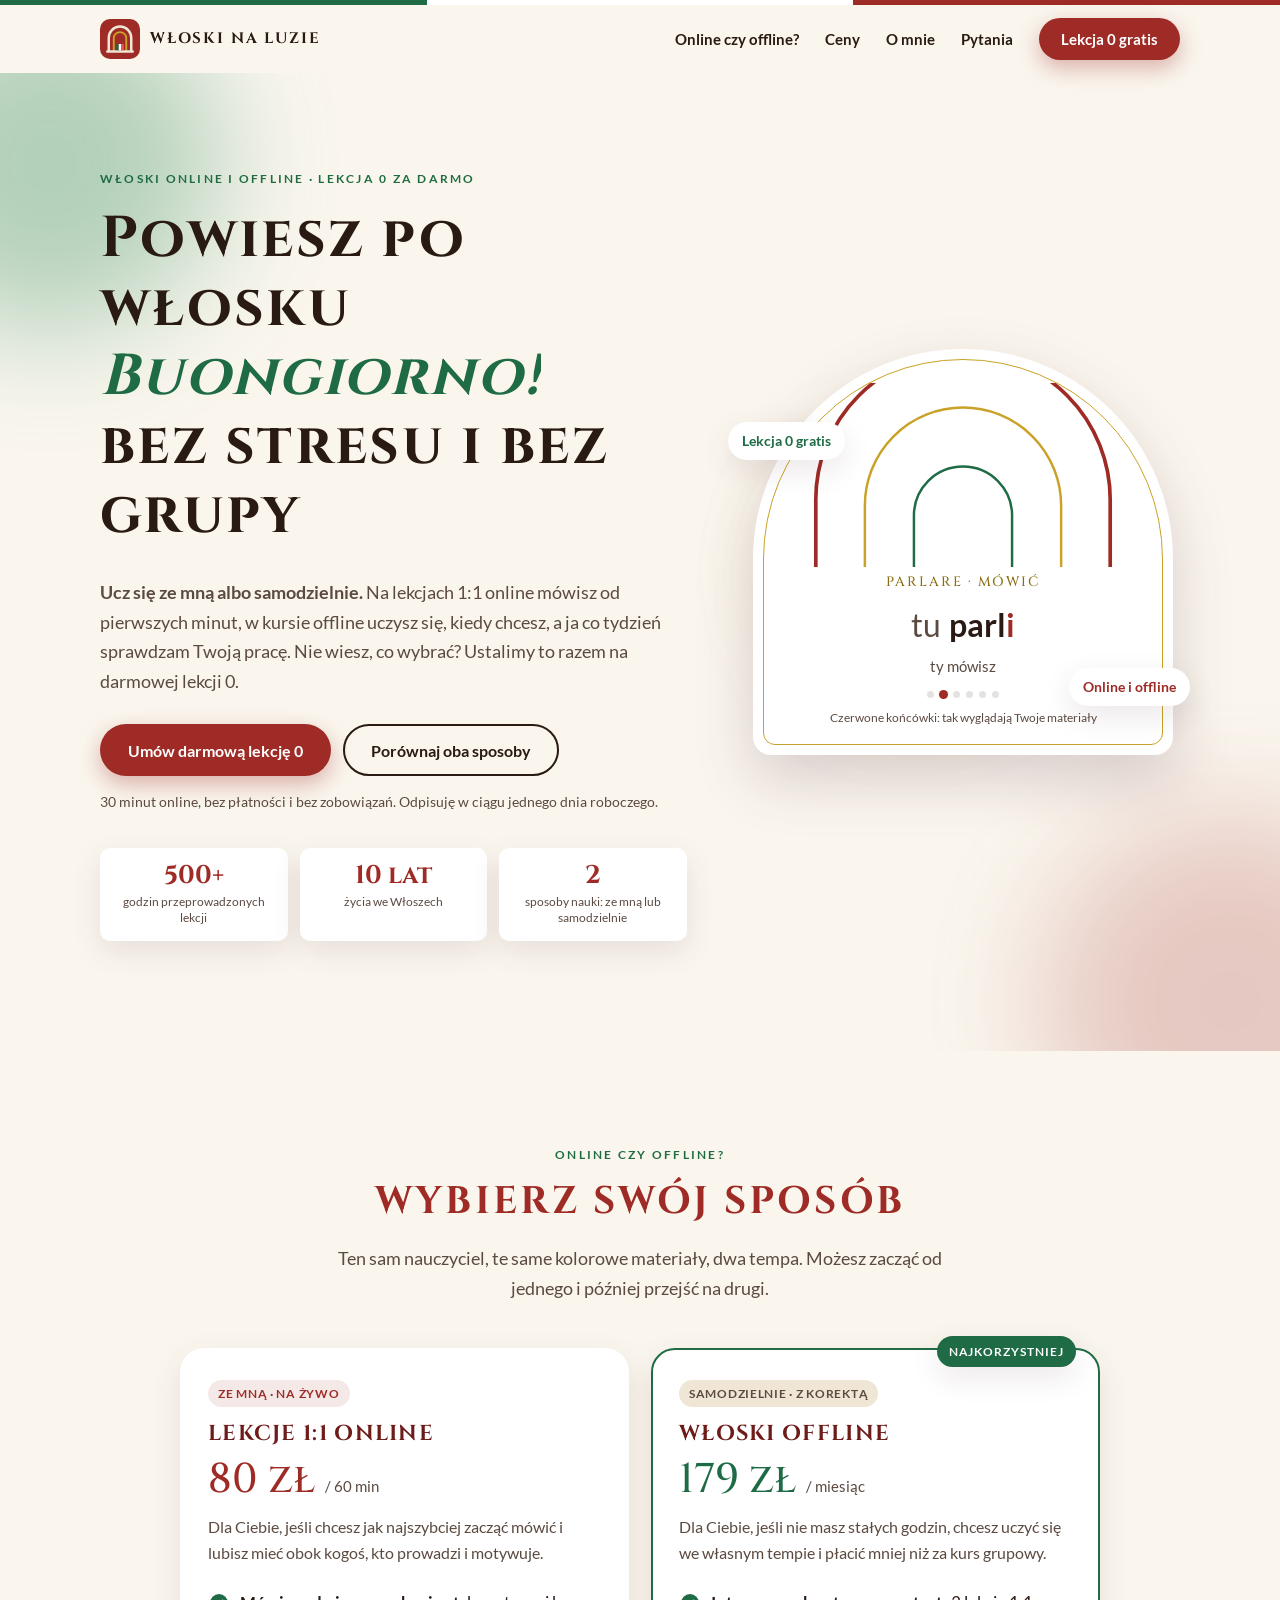
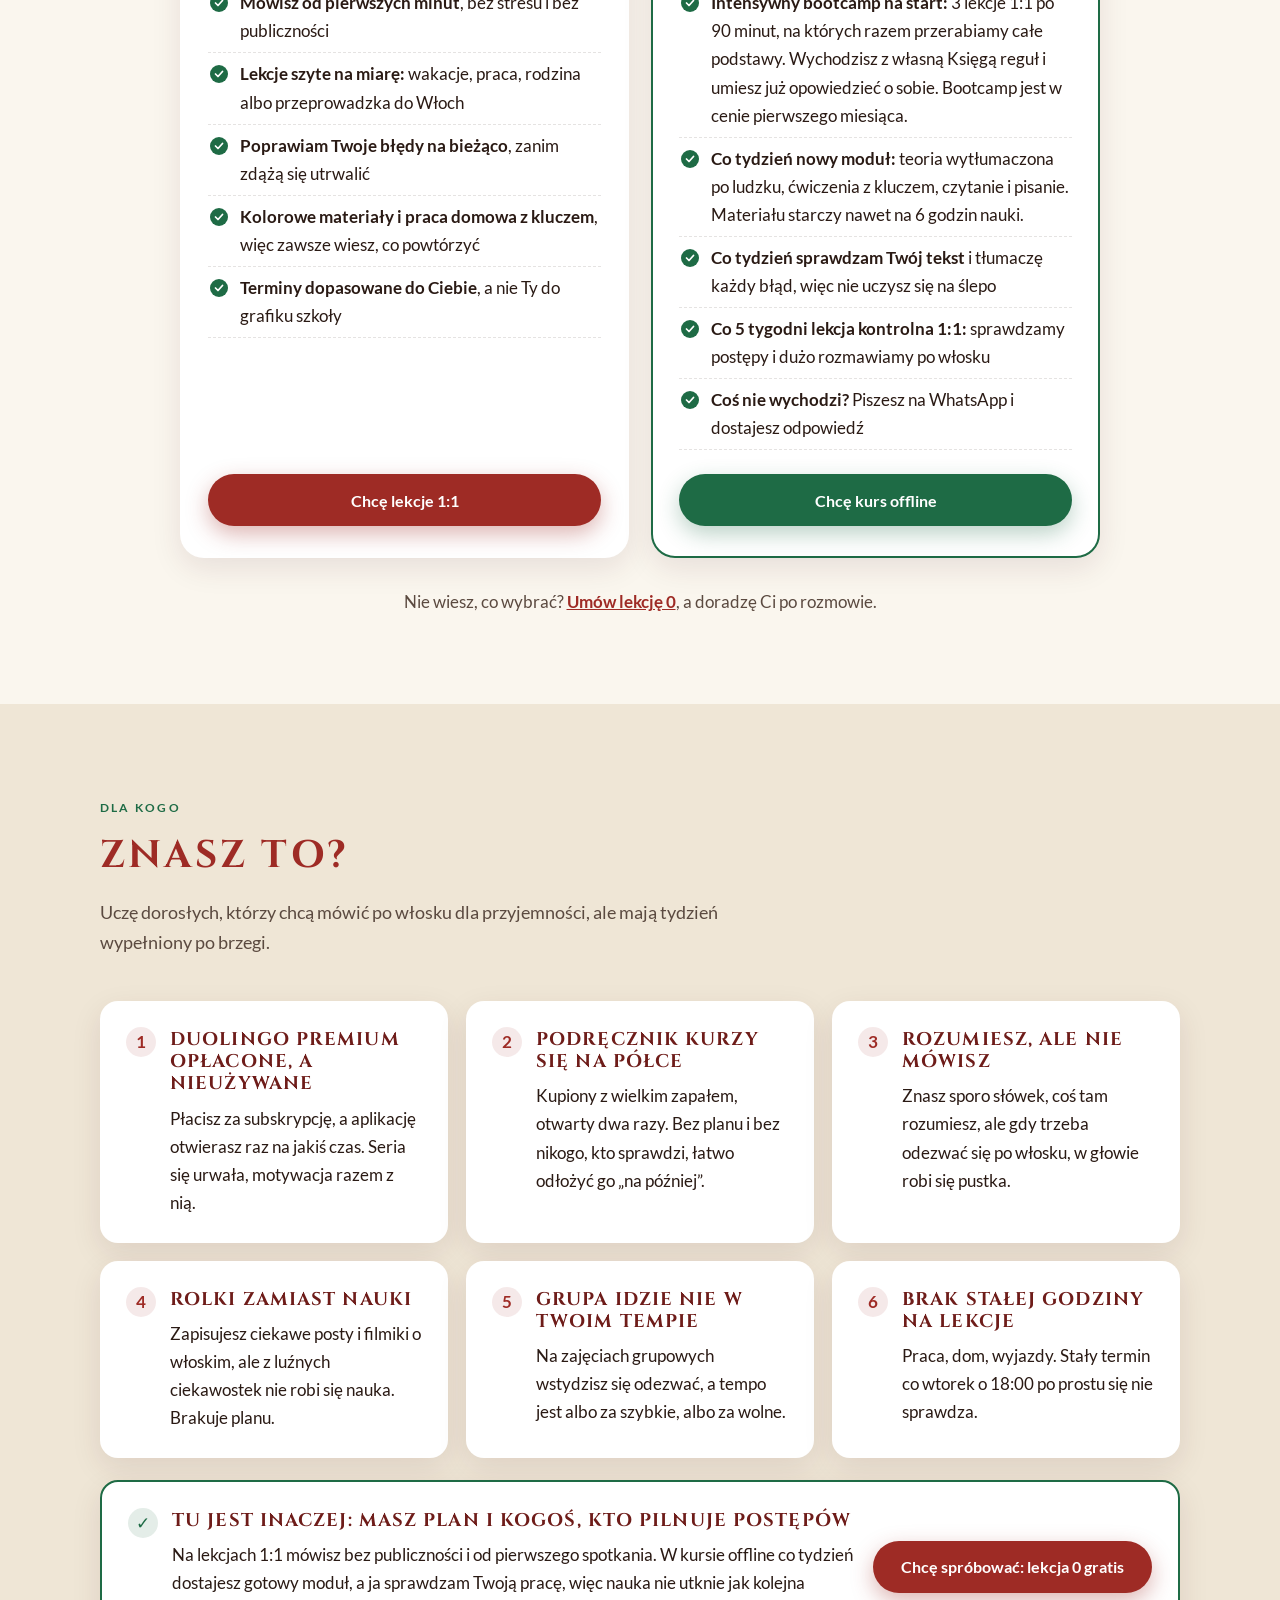
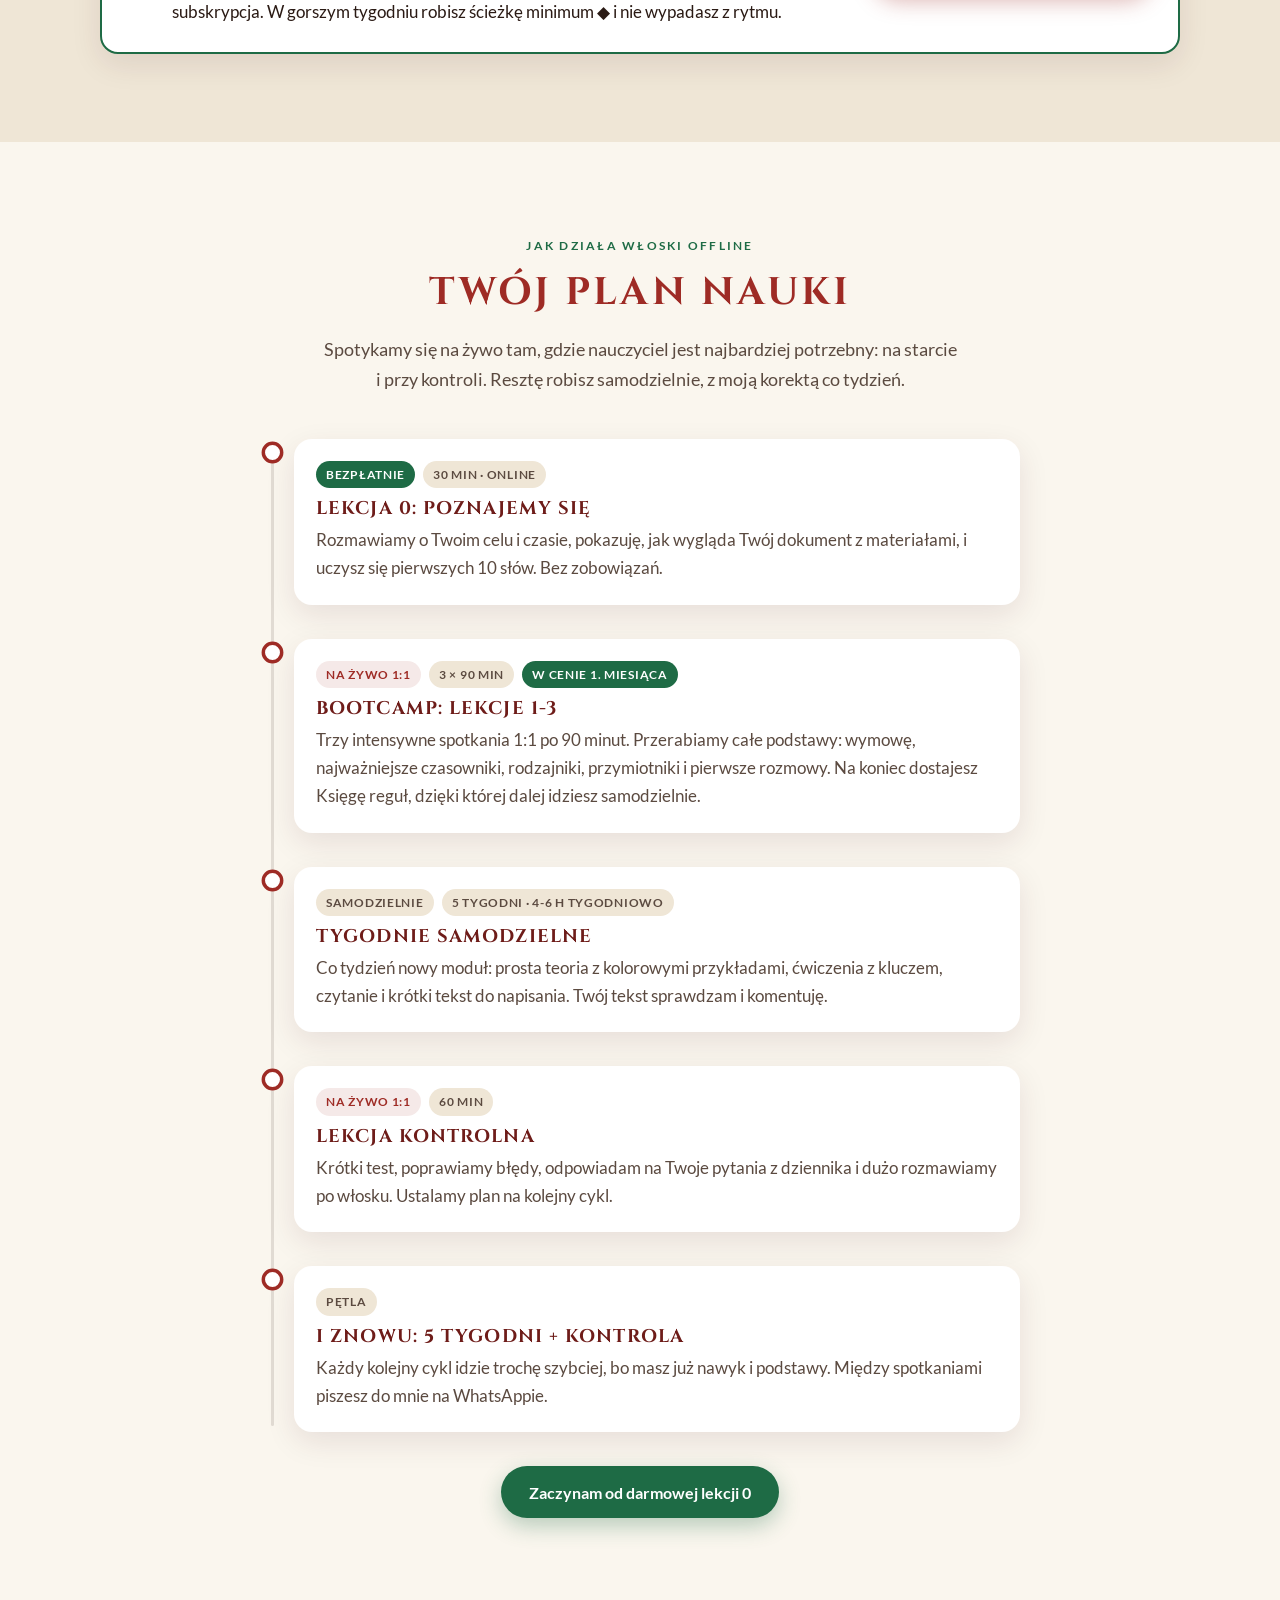
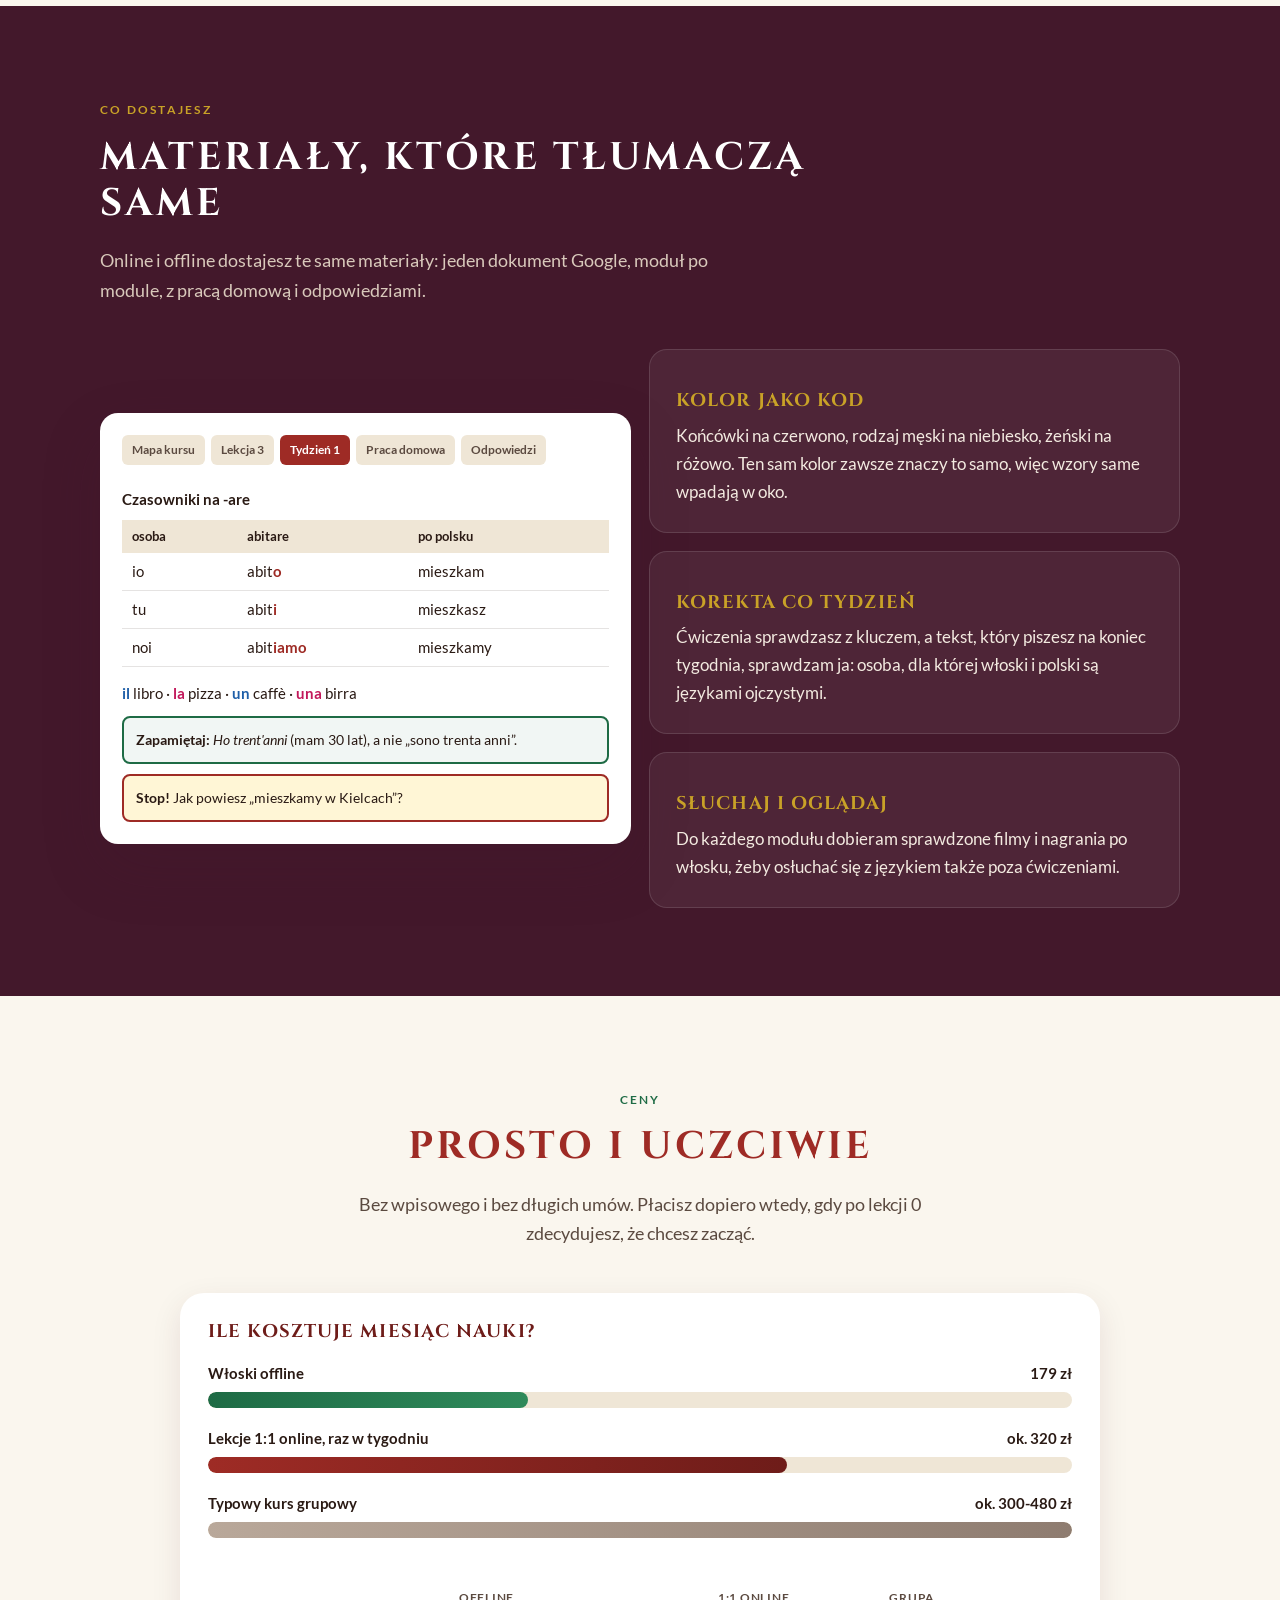
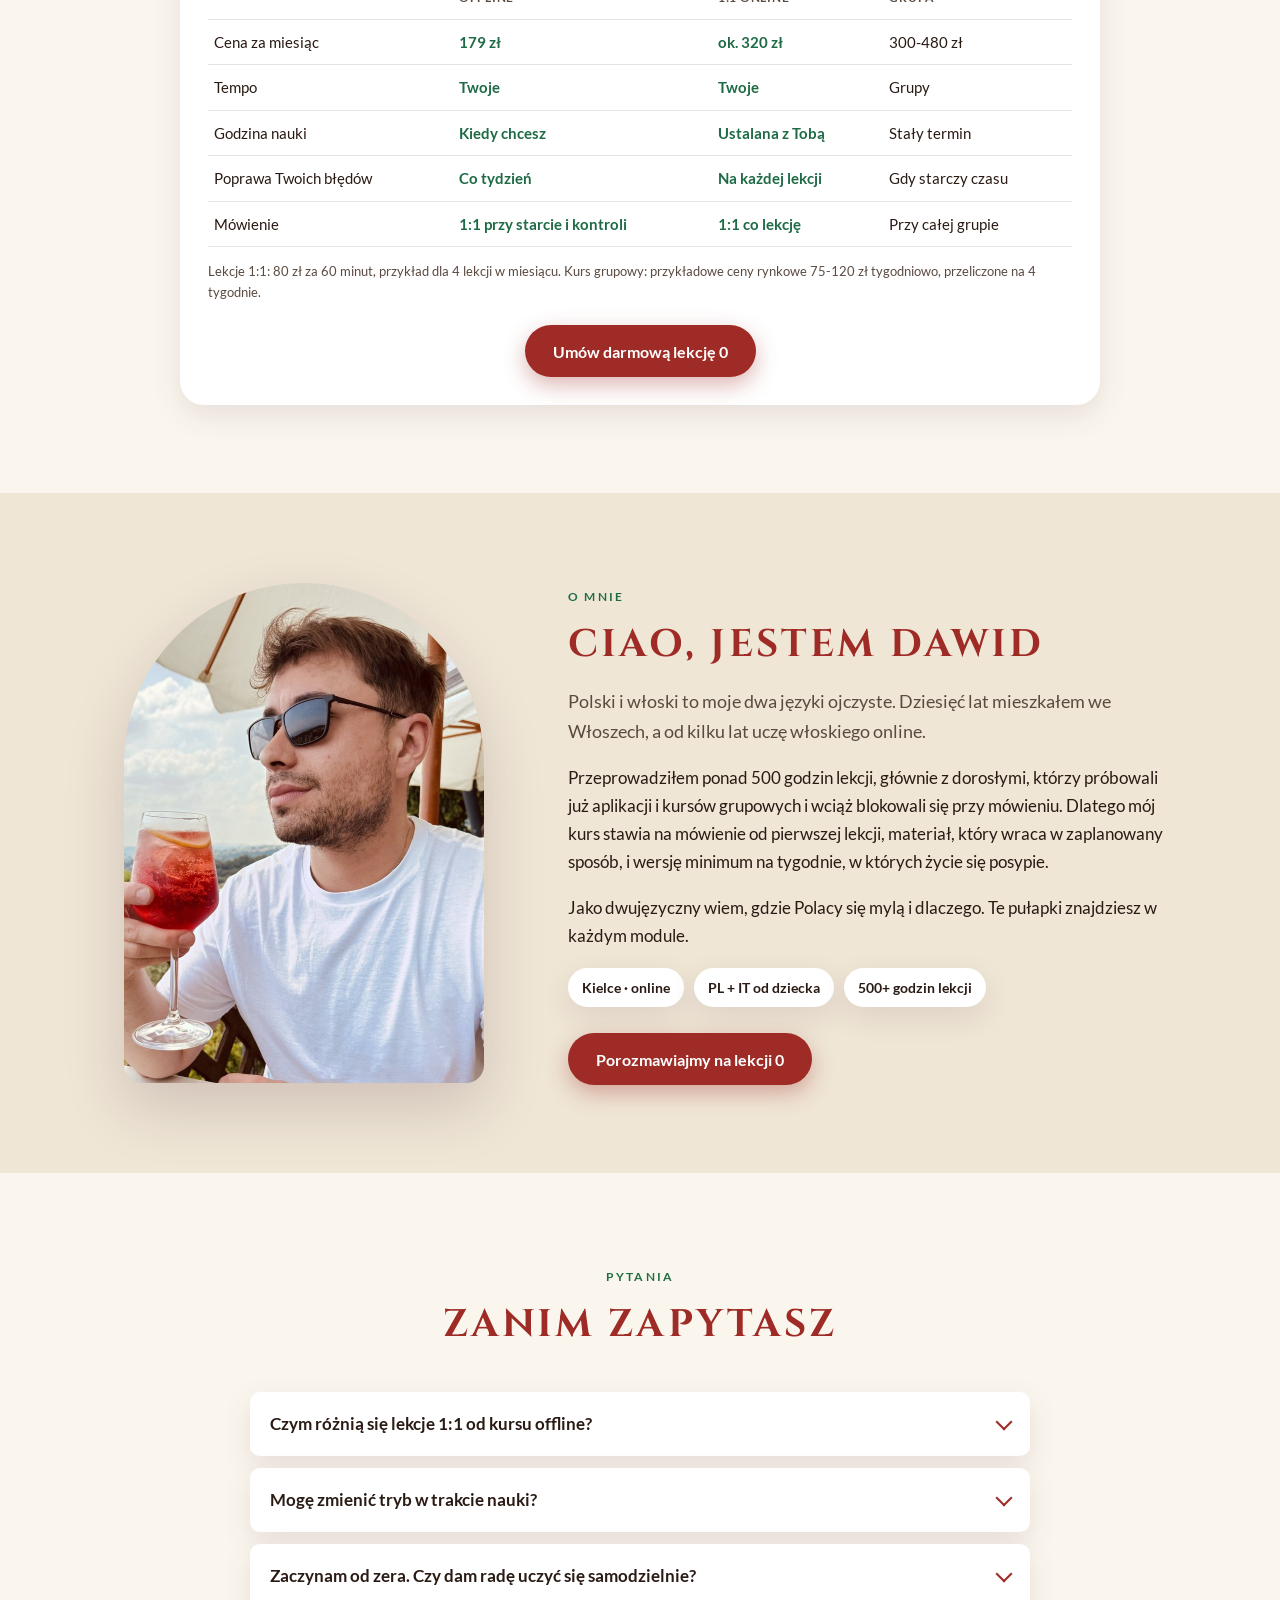
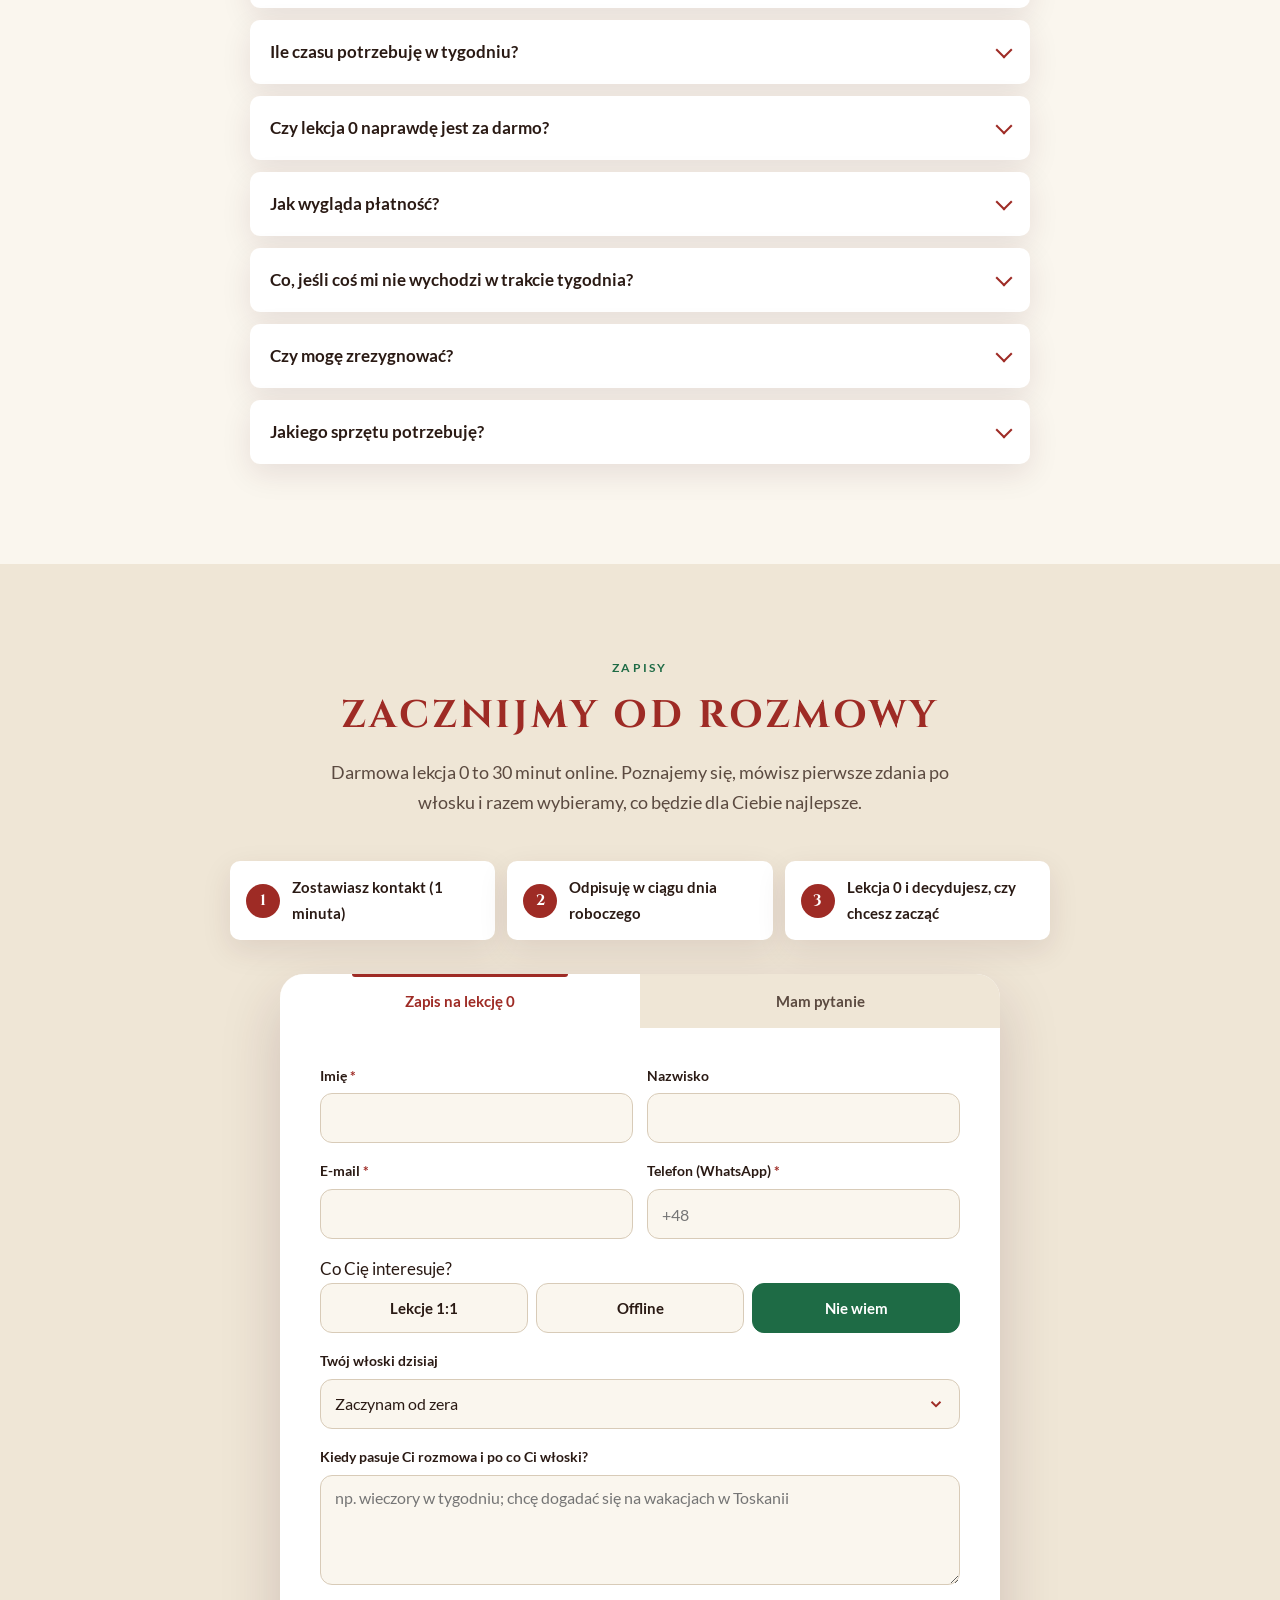
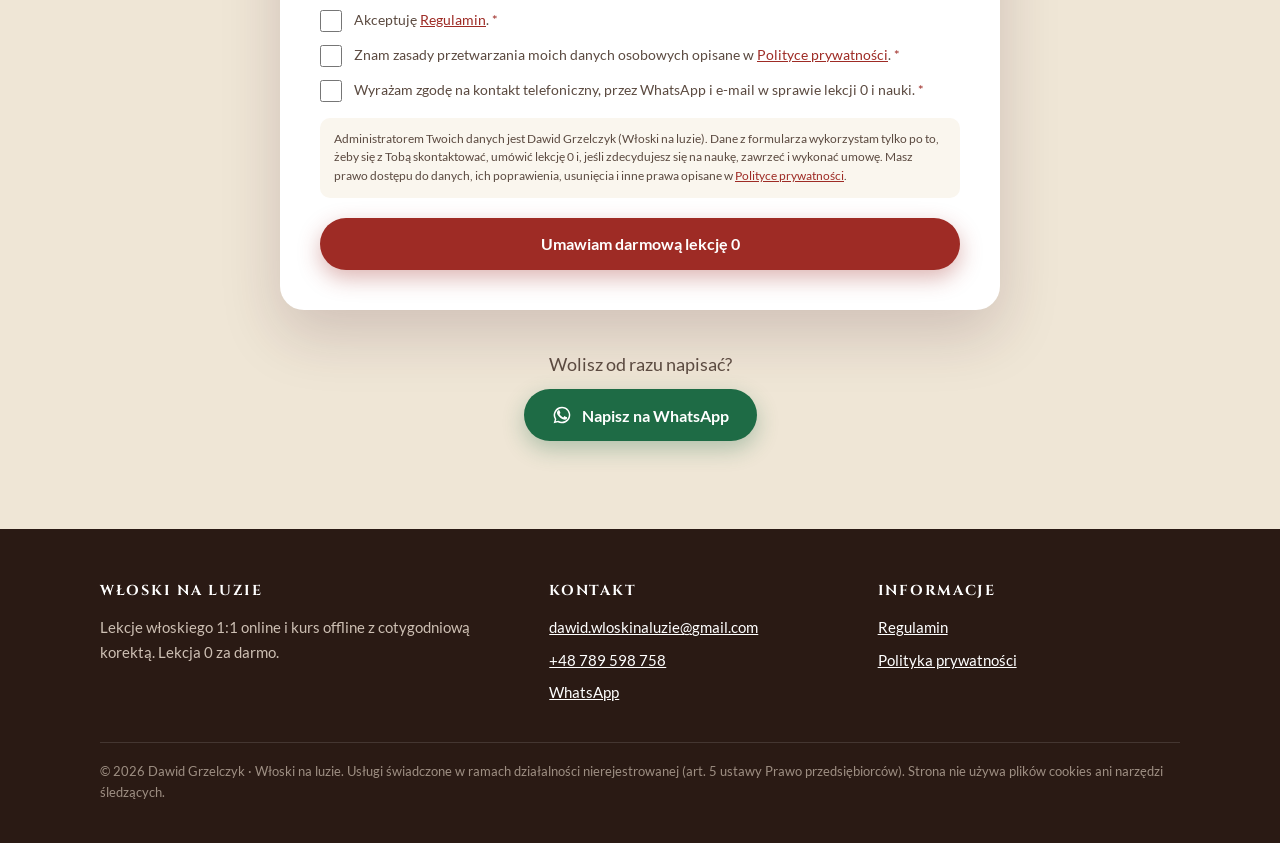
<file: index.html>
<!doctype html>
<html lang="pl" class="no-js">
<head>
  <meta charset="utf-8">
  <meta name="viewport" content="width=device-width, initial-scale=1, viewport-fit=cover">
  <title>Lekcje włoskiego online 1:1 i kurs offline · Włoski na luzie</title>
  <meta name="description" content="Ucz się włoskiego ze mną na lekcjach 1:1 online (80 zł / 60 min) albo samodzielnie w kursie offline z cotygodniową korektą (179 zł / mies.). Pierwsza lekcja, 30 minut, za darmo.">
  <meta name="theme-color" content="#9E2B25">
  <meta property="og:type" content="website">
  <meta property="og:title" content="Włoski na luzie · włoski online i offline">
  <meta property="og:description" content="Ucz się włoskiego ze mną albo samodzielnie. Lekcja 0 za darmo.">
  <meta property="og:image" content="https://wloskinaluzie.pl/assets/img/og-image.png">
  <meta property="og:url" content="https://wloskinaluzie.pl/">
  <link rel="canonical" href="https://wloskinaluzie.pl/">
  <meta property="og:locale" content="pl_PL">
  <link rel="icon" href="favicon.svg" type="image/svg+xml">
  <link rel="preload" href="assets/fonts/cinzel-latin.woff2" as="font" type="font/woff2" crossorigin>
  <link rel="stylesheet" href="assets/css/fonts.css">
  <link rel="stylesheet" href="assets/css/style.css">
  <script>document.documentElement.classList.remove('no-js');</script>
</head>
<body>
<a class="skip" href="#main">Przejdź do treści</a>
<div class="tricolore" aria-hidden="true"></div>

<header class="nav" id="nav">
  <div class="container nav-inner">
    <a class="brand" href="#top" aria-label="Włoski na luzie, strona główna">
      <img src="assets/img/logo.svg" alt="" width="40" height="40">
      <span>Włoski na luzie</span>
    </a>
    <ul class="nav-links">
      <li><a href="#wybierz">Online czy offline?</a></li>
      <li><a href="#cena">Ceny</a></li>
      <li><a href="#o-mnie">O mnie</a></li>
      <li><a href="#faq">Pytania</a></li>
      <li><a class="btn btn-primary" href="#zapisy">Lekcja 0 gratis</a></li>
    </ul>
    <button class="burger" id="burger" aria-label="Otwórz menu" aria-expanded="false" aria-controls="mobile-menu"><span></span></button>
  </div>
</header>
<nav class="mobile-menu" id="mobile-menu" aria-label="Menu">
  <a href="#wybierz">Online czy offline?</a>
  <a href="#jak">Jak działa offline</a>
  <a href="#cena">Ceny</a>
  <a href="#o-mnie">O mnie</a>
  <a href="#faq">Pytania</a>
  <a class="btn btn-primary btn-block" href="#zapisy">Umów darmową lekcję 0</a>
  <a class="btn btn-ghost btn-block" data-wa href="#">Napisz na WhatsApp</a>
</nav>

<main id="main">

<!-- HERO -->
<section class="hero" id="top">
  <div class="blob g" aria-hidden="true"></div>
  <div class="blob r" aria-hidden="true"></div>
  <div class="blob y" aria-hidden="true"></div>
  <div class="container hero-grid">
    <div>
      <span class="eyebrow reveal">Włoski online i offline · lekcja 0 za darmo</span>
      <h1 class="reveal" data-delay="1">
        Powiesz po włosku
        <span class="accent">
          <span class="rotator" id="rotator" aria-live="off">
            <span class="on">Ciao!</span>
            <span>Buongiorno!</span>
            <span>Piacere!</span>
            <span>Un caffè?</span>
            <span>Andiamo!</span>
          </span>
        </span>
        bez stresu i bez grupy
      </h1>
      <p class="lead reveal" data-delay="2"><strong>Ucz się ze mną albo samodzielnie.</strong> Na lekcjach 1:1 online mówisz od pierwszych minut, w kursie offline uczysz się, kiedy chcesz, a ja co tydzień sprawdzam Twoją pracę. Nie wiesz, co wybrać? Ustalimy to razem na darmowej lekcji 0.</p>
      <div class="hero-cta reveal" data-delay="3">
        <a class="btn btn-primary" href="#zapisy">Umów darmową lekcję 0</a>
        <a class="btn btn-ghost" href="#wybierz">Porównaj oba sposoby</a>
      </div>
      <p class="hero-note reveal" data-delay="3">30 minut online, bez płatności i bez zobowiązań. Odpisuję w ciągu jednego dnia roboczego.</p>
      <div class="stats reveal" data-delay="4">
        <div class="stat"><b><span data-count="500">0</span>+</b><small>godzin przeprowadzonych lekcji</small></div>
        <div class="stat"><b><span data-count="10">0</span> lat</b><small>życia we Włoszech</small></div>
        <div class="stat"><b><span data-count="2">0</span></b><small>sposoby nauki: ze mną lub samodzielnie</small></div>
      </div>
    </div>

    <div class="hero-art reveal" data-delay="2">
      <div class="arch-card">
        <svg class="arch-svg" viewBox="0 0 300 150" aria-hidden="true">
          <path class="draw" d="M30 150 V95 A120 120 0 0 1 270 95 V150" fill="none" stroke="#9E2B25" stroke-width="3"/>
          <path class="draw" d="M70 150 V100 A80 80 0 0 1 230 100 V150" fill="none" stroke="#C9A227" stroke-width="2"/>
          <path class="draw" d="M110 150 V108 A40 40 0 0 1 190 108 V150" fill="none" stroke="#1E6B45" stroke-width="2"/>
        </svg>
        <div class="conj" id="conj">
          <div class="conj-title">Parlare · mówić</div>
          <div class="conj-verb"><span class="p">io</span>parl<span class="end">o</span></div>
          <div class="conj-pl">ja mówię</div>
          <div class="conj-dots" aria-hidden="true"><i class="on"></i><i></i><i></i><i></i><i></i><i></i></div>
          <div class="conj-hint">Czerwone końcówki: tak wyglądają Twoje materiały</div>
        </div>
      </div>
      <div class="floating-chip c1">Lekcja 0 gratis</div>
      <div class="floating-chip c2">Online i offline</div>
    </div>
  </div>
</section>

<!-- DWA SPOSOBY -->
<section class="section" id="wybierz">
  <div class="container">
    <div class="section-head center reveal">
      <span class="eyebrow">Online czy offline?</span>
      <h2>Wybierz swój sposób</h2>
      <p class="lead">Ten sam nauczyciel, te same kolorowe materiały, dwa tempa. Możesz zacząć od jednego i później przejść na drugi.</p>
    </div>
    <div class="products">
      <article class="product reveal">
        <span class="tag red">Ze mną · na żywo</span>
        <h3>Lekcje 1:1 online</h3>
        <div class="product-price"><span data-cfg="priceLesson">80</span> zł <small>/ 60 min</small></div>
        <p class="product-for">Dla Ciebie, jeśli chcesz jak najszybciej zacząć mówić i lubisz mieć obok kogoś, kto prowadzi i motywuje.</p>
        <ul class="checks">
          <li><strong>Mówisz od pierwszych minut</strong>, bez stresu i bez publiczności</li>
          <li><strong>Lekcje szyte na miarę:</strong> wakacje, praca, rodzina albo przeprowadzka do Włoch</li>
          <li><strong>Poprawiam Twoje błędy na bieżąco</strong>, zanim zdążą się utrwalić</li>
          <li><strong>Kolorowe materiały i praca domowa z kluczem</strong>, więc zawsze wiesz, co powtórzyć</li>
          <li><strong>Terminy dopasowane do Ciebie</strong>, a nie Ty do grafiku szkoły</li>
        </ul>
        <a class="btn btn-primary btn-block" href="#zapisy" data-product="Lekcje 1:1 online">Chcę lekcje 1:1</a>
      </article>
      <article class="product featured reveal" data-delay="1">
        <span class="ribbon">Najkorzystniej</span>
        <span class="tag">Samodzielnie · z korektą</span>
        <h3>Włoski offline</h3>
        <div class="product-price"><span data-cfg="priceMonthly">179</span> zł <small>/ miesiąc</small></div>
        <p class="product-for">Dla Ciebie, jeśli nie masz stałych godzin, chcesz uczyć się we własnym tempie i płacić mniej niż za kurs grupowy.</p>
        <ul class="checks">
          <li><strong>Intensywny bootcamp na start:</strong> 3 lekcje 1:1 po 90 minut, na których razem przerabiamy całe podstawy. Wychodzisz z własną Księgą reguł i umiesz już opowiedzieć o sobie. Bootcamp jest w cenie pierwszego miesiąca.</li>
          <li><strong>Co tydzień nowy moduł:</strong> teoria wytłumaczona po ludzku, ćwiczenia z kluczem, czytanie i pisanie. Materiału starczy nawet na 6 godzin nauki.</li>
          <li><strong>Co tydzień sprawdzam Twój tekst</strong> i tłumaczę każdy błąd, więc nie uczysz się na ślepo</li>
          <li><strong>Co 5 tygodni lekcja kontrolna 1:1:</strong> sprawdzamy postępy i dużo rozmawiamy po włosku</li>
          <li><strong>Coś nie wychodzi?</strong> Piszesz na WhatsApp i dostajesz odpowiedź</li>
        </ul>
        <a class="btn btn-green btn-block" href="#zapisy" data-product="Włoski offline">Chcę kurs offline</a>
      </article>
    </div>
    <p class="center-note reveal">Nie wiesz, co wybrać? <a href="#zapisy" data-product="Jeszcze nie wiem">Umów lekcję 0</a>, a doradzę Ci po rozmowie.</p>
  </div>
</section>

<!-- DLA KOGO -->
<section class="section alt" id="dla-kogo">
  <div class="container">
    <div class="section-head reveal">
      <span class="eyebrow">Dla kogo</span>
      <h2>Znasz to?</h2>
      <p class="lead">Uczę dorosłych, którzy chcą mówić po włosku dla przyjemności, ale mają tydzień wypełniony po brzegi.</p>
    </div>
    <div class="grid grid-3">
      <div class="card reveal">
        <div class="pain"><span class="x">1</span><div><h3 style="margin-top:2px">Duolingo Premium opłacone, a nieużywane</h3><p>Płacisz za subskrypcję, a aplikację otwierasz raz na jakiś czas. Seria się urwała, motywacja razem z nią.</p></div></div>
      </div>
      <div class="card reveal" data-delay="1">
        <div class="pain"><span class="x">2</span><div><h3 style="margin-top:2px">Podręcznik kurzy się na półce</h3><p>Kupiony z wielkim zapałem, otwarty dwa razy. Bez planu i bez nikogo, kto sprawdzi, łatwo odłożyć go „na później”.</p></div></div>
      </div>
      <div class="card reveal" data-delay="2">
        <div class="pain"><span class="x">3</span><div><h3 style="margin-top:2px">Rozumiesz, ale nie mówisz</h3><p>Znasz sporo słówek, coś tam rozumiesz, ale gdy trzeba odezwać się po włosku, w głowie robi się pustka.</p></div></div>
      </div>
      <div class="card reveal">
        <div class="pain"><span class="x">4</span><div><h3 style="margin-top:2px">Rolki zamiast nauki</h3><p>Zapisujesz ciekawe posty i filmiki o włoskim, ale z luźnych ciekawostek nie robi się nauka. Brakuje planu.</p></div></div>
      </div>
      <div class="card reveal" data-delay="1">
        <div class="pain"><span class="x">5</span><div><h3 style="margin-top:2px">Grupa idzie nie w Twoim tempie</h3><p>Na zajęciach grupowych wstydzisz się odezwać, a tempo jest albo za szybkie, albo za wolne.</p></div></div>
      </div>
      <div class="card reveal" data-delay="2">
        <div class="pain"><span class="x">6</span><div><h3 style="margin-top:2px">Brak stałej godziny na lekcje</h3><p>Praca, dom, wyjazdy. Stały termin co wtorek o 18:00 po prostu się nie sprawdza.</p></div></div>
      </div>
    </div>
    <div class="card solution reveal">
      <div class="pain"><span class="x v">✓</span><div><h3 style="margin-top:2px">Tu jest inaczej: masz plan i kogoś, kto pilnuje postępów</h3><p>Na lekcjach 1:1 mówisz bez publiczności i od pierwszego spotkania. W kursie offline co tydzień dostajesz gotowy moduł, a ja sprawdzam Twoją pracę, więc nauka nie utknie jak kolejna subskrypcja. W gorszym tygodniu robisz ścieżkę minimum ◆ i nie wypadasz z rytmu.</p></div></div>
      <a class="btn btn-primary" href="#zapisy">Chcę spróbować: lekcja 0 gratis</a>
    </div>
  </div>
</section>

<!-- JAK TO DZIAŁA -->
<section class="section" id="jak">
  <div class="container">
    <div class="section-head center reveal">
      <span class="eyebrow">Jak działa włoski offline</span>
      <h2>Twój plan nauki</h2>
      <p class="lead">Spotykamy się na żywo tam, gdzie nauczyciel jest najbardziej potrzebny: na starcie i przy kontroli. Resztę robisz samodzielnie, z moją korektą co tydzień.</p>
    </div>
    <div class="timeline" id="timeline">
      <span class="progress" aria-hidden="true"></span>
      <ol>
      <li class="step reveal">
        <div class="step-card">
          <div class="step-meta"><span class="tag free">Bezpłatnie</span><span class="tag">30 min · online</span></div>
          <h3>Lekcja 0: poznajemy się</h3>
          <p>Rozmawiamy o Twoim celu i czasie, pokazuję, jak wygląda Twój dokument z materiałami, i uczysz się pierwszych 10 słów. Bez zobowiązań.</p>
        </div>
      </li>
      <li class="step reveal">
        <div class="step-card">
          <div class="step-meta"><span class="tag red">Na żywo 1:1</span><span class="tag">3 × 90 min</span><span class="tag free">W cenie 1. miesiąca</span></div>
          <h3>Bootcamp: lekcje 1-3</h3>
          <p>Trzy intensywne spotkania 1:1 po 90 minut. Przerabiamy całe podstawy: wymowę, najważniejsze czasowniki, rodzajniki, przymiotniki i pierwsze rozmowy. Na koniec dostajesz Księgę reguł, dzięki której dalej idziesz samodzielnie.</p>
        </div>
      </li>
      <li class="step reveal">
        <div class="step-card">
          <div class="step-meta"><span class="tag">Samodzielnie</span><span class="tag">5 tygodni · 4-6 h tygodniowo</span></div>
          <h3>Tygodnie samodzielne</h3>
          <p>Co tydzień nowy moduł: prosta teoria z kolorowymi przykładami, ćwiczenia z kluczem, czytanie i krótki tekst do napisania. Twój tekst sprawdzam i komentuję.</p>
        </div>
      </li>
      <li class="step reveal">
        <div class="step-card">
          <div class="step-meta"><span class="tag red">Na żywo 1:1</span><span class="tag">60 min</span></div>
          <h3>Lekcja kontrolna</h3>
          <p>Krótki test, poprawiamy błędy, odpowiadam na Twoje pytania z dziennika i dużo rozmawiamy po włosku. Ustalamy plan na kolejny cykl.</p>
        </div>
      </li>
      <li class="step reveal">
        <div class="step-card">
          <div class="step-meta"><span class="tag">Pętla</span></div>
          <h3>I znowu: 5 tygodni + kontrola</h3>
          <p>Każdy kolejny cykl idzie trochę szybciej, bo masz już nawyk i podstawy. Między spotkaniami piszesz do mnie na WhatsAppie.</p>
        </div>
      </li>
      </ol>
    </div>
    <div class="cta-row reveal"><a class="btn btn-green" href="#zapisy" data-product="Włoski offline">Zaczynam od darmowej lekcji 0</a></div>
  </div>
</section>

<!-- CO DOSTAJESZ -->
<section class="section dark" id="materialy">
  <div class="container">
    <div class="section-head reveal">
      <span class="eyebrow">Co dostajesz</span>
      <h2>Materiały, które tłumaczą same</h2>
      <p class="lead">Online i offline dostajesz te same materiały: jeden dokument Google, moduł po module, z pracą domową i odpowiedziami.</p>
    </div>
    <div class="grid grid-2" style="align-items:center">
      <div class="doc-demo reveal">
        <div class="doc-tabs"><span>Mapa kursu</span><span>Lekcja 3</span><span class="on">Tydzień 1</span><span>Praca domowa</span><span>Odpowiedzi</span></div>
        <strong>Czasowniki na -are</strong>
        <table>
          <thead><tr><th>osoba</th><th>abitare</th><th>po polsku</th></tr></thead>
          <tbody>
            <tr><td>io</td><td>abit<span class="end">o</span></td><td>mieszkam</td></tr>
            <tr><td>tu</td><td>abit<span class="end">i</span></td><td>mieszkasz</td></tr>
            <tr><td>noi</td><td>abit<span class="end">iamo</span></td><td>mieszkamy</td></tr>
          </tbody>
        </table>
        <div><span class="m">il</span> libro · <span class="f">la</span> pizza · <span class="m">un</span> caffè · <span class="f">una</span> birra</div>
        <div class="box ok"><strong>Zapamiętaj:</strong> <em>Ho trent'anni</em> (mam 30 lat), a nie „sono trenta anni”.</div>
        <div class="box stop"><strong>Stop!</strong> Jak powiesz „mieszkamy w Kielcach”?</div>
      </div>
      <div class="grid">
        <div class="card reveal" data-delay="1"><h3>Kolor jako kod</h3><p>Końcówki na czerwono, rodzaj męski na niebiesko, żeński na różowo. Ten sam kolor zawsze znaczy to samo, więc wzory same wpadają w oko.</p></div>
        <div class="card reveal" data-delay="2"><h3>Korekta co tydzień</h3><p>Ćwiczenia sprawdzasz z kluczem, a tekst, który piszesz na koniec tygodnia, sprawdzam ja: osoba, dla której włoski i polski są językami ojczystymi.</p></div>
        <div class="card reveal" data-delay="3"><h3>Słuchaj i oglądaj</h3><p>Do każdego modułu dobieram sprawdzone filmy i nagrania po włosku, żeby osłuchać się z językiem także poza ćwiczeniami.</p></div>
      </div>
    </div>
  </div>
</section>

<!-- CENA -->
<section class="section" id="cena">
  <div class="container">
    <div class="section-head center reveal">
      <span class="eyebrow">Ceny</span>
      <h2>Prosto i uczciwie</h2>
      <p class="lead">Bez wpisowego i bez długich umów. Płacisz dopiero wtedy, gdy po lekcji 0 zdecydujesz, że chcesz zacząć.</p>
    </div>
    <div class="compare compare-wide reveal">
      <h3>Ile kosztuje miesiąc nauki?</h3>
      <div class="bar-row">
        <div class="bar-label"><span>Włoski offline</span><span><span data-cfg="priceMonthly">179</span> zł</span></div>
        <div class="bar"><i class="us" data-w="37"></i></div>
      </div>
      <div class="bar-row">
        <div class="bar-label"><span>Lekcje 1:1 online, raz w tygodniu</span><span>ok. <span id="per-month-1on1">320</span> zł</span></div>
        <div class="bar"><i class="us2" data-w="67"></i></div>
      </div>
      <div class="bar-row">
        <div class="bar-label"><span>Typowy kurs grupowy</span><span>ok. 300-480 zł</span></div>
        <div class="bar"><i class="them" data-w="100"></i></div>
      </div>
      <div class="table-scroll">
        <table class="compare-table">
          <thead><tr><th></th><th>Offline</th><th>1:1 online</th><th>Grupa</th></tr></thead>
          <tbody>
            <tr><td>Cena za miesiąc</td><td class="y">179 zł</td><td class="y">ok. 320 zł</td><td>300-480 zł</td></tr>
            <tr><td>Tempo</td><td class="y">Twoje</td><td class="y">Twoje</td><td>Grupy</td></tr>
            <tr><td>Godzina nauki</td><td class="y">Kiedy chcesz</td><td class="y">Ustalana z Tobą</td><td>Stały termin</td></tr>
            <tr><td>Poprawa Twoich błędów</td><td class="y">Co tydzień</td><td class="y">Na każdej lekcji</td><td>Gdy starczy czasu</td></tr>
            <tr><td>Mówienie</td><td class="y">1:1 przy starcie i kontroli</td><td class="y">1:1 co lekcję</td><td>Przy całej grupie</td></tr>
          </tbody>
        </table>
      </div>
      <p class="fine">Lekcje 1:1: <span data-cfg="priceLesson">80</span> zł za 60 minut, przykład dla 4 lekcji w miesiącu. Kurs grupowy: przykładowe ceny rynkowe 75-120 zł tygodniowo, przeliczone na 4 tygodnie.</p>
      <div class="cta-row"><a class="btn btn-primary" href="#zapisy">Umów darmową lekcję 0</a></div>
    </div>
  </div>
</section>

<!-- O MNIE -->
<section class="section alt" id="o-mnie">
  <div class="container about">
    <div class="portrait reveal">
      <img src="assets/img/portret.jpg" onerror="this.onerror=null;this.src='assets/img/portret-zaslepka.svg'" alt="Dawid, nauczyciel włoskiego" width="400" height="500" loading="lazy">
    </div>
    <div class="reveal" data-delay="1">
      <span class="eyebrow">O mnie</span>
      <h2>Ciao, jestem Dawid</h2>
      <p class="lead">Polski i włoski to moje dwa języki ojczyste. Dziesięć lat mieszkałem we Włoszech, a od kilku lat uczę włoskiego online.</p>
      <p>Przeprowadziłem ponad 500 godzin lekcji, głównie z dorosłymi, którzy próbowali już aplikacji i kursów grupowych i wciąż blokowali się przy mówieniu. Dlatego mój kurs stawia na mówienie od pierwszej lekcji, materiał, który wraca w zaplanowany sposób, i wersję minimum na tygodnie, w których życie się posypie.</p>
      <p>Jako dwujęzyczny wiem, gdzie Polacy się mylą i dlaczego. Te pułapki znajdziesz w każdym module.</p>
      <div class="about-facts">
        <span>Kielce · online</span>
        <span>PL + IT od dziecka</span>
        <span>500+ godzin lekcji</span>
      </div>
      <a class="btn btn-primary" style="margin-top:26px" href="#zapisy">Porozmawiajmy na lekcji 0</a>
    </div>
  </div>
</section>

<!-- OPINIE: sekcja pokazuje się sama, gdy w assets/js/config.js jest co najmniej jeden zrzut w "opinieScreeny" albo opinia w "opinie". Tylko prawdziwe opinie, za zgodą uczniów. -->
<section class="section" id="opinie" hidden>
  <div class="container">
    <div class="section-head center reveal">
      <span class="eyebrow">Wasze opinie</span>
      <h2>Co mówią uczniowie</h2>
    </div>
    <div class="slider" id="opinie-slider" hidden>
      <div class="slides" id="opinie-slides" tabindex="0" aria-label="Zrzuty ekranu z opiniami uczniów"></div>
      <button class="slide-nav prev" type="button" aria-label="Poprzednia opinia">&#8249;</button>
      <button class="slide-nav next" type="button" aria-label="Następna opinia">&#8250;</button>
      <div class="slide-dots" aria-hidden="true"></div>
    </div>
    <div class="reviews" id="opinie-lista"></div>
    <p class="center-note">Uczysz się ze mną? <a href="opinia.html">Zostaw opinię</a></p>
    <div class="cta-row"><a class="btn btn-primary" href="#zapisy">Umów darmową lekcję 0</a></div>
  </div>
</section>

<!-- FAQ -->
<section class="section" id="faq">
  <div class="container">
    <div class="section-head center reveal">
      <span class="eyebrow">Pytania</span>
      <h2>Zanim zapytasz</h2>
    </div>
    <div class="faq">
      <details class="reveal"><summary>Czym różnią się lekcje 1:1 od kursu offline?</summary><div class="ans"><p>Na lekcjach 1:1 spotykamy się co tydzień na żywo i dużo rozmawiamy. W kursie offline uczysz się samodzielnie, w swoim czasie, z gotowych modułów, a ja co tydzień sprawdzam Twój tekst i widzimy się na żywo na starcie i co 5 tygodni. Offline jest tańszy, 1:1 daje więcej mówienia.</p></div></details>
      <details class="reveal"><summary>Mogę zmienić tryb w trakcie nauki?</summary><div class="ans"><p>Tak. Napisz do mnie, a od kolejnego miesiąca przejdziesz z offline na 1:1 albo odwrotnie. Materiały zostają te same, więc nic nie tracisz.</p></div></details>
      <details class="reveal"><summary>Zaczynam od zera. Czy dam radę uczyć się samodzielnie?</summary><div class="ans"><p>Tak, kurs jest od zera. Trzy pierwsze lekcje robimy razem na żywo, a materiały do pracy samodzielnej piszę prostym językiem, z przykładami przed każdą regułą i z kluczem do każdego ćwiczenia.</p></div></details>
      <details class="reveal"><summary>Ile czasu potrzebuję w tygodniu?</summary><div class="ans"><p>Na lekcjach 1:1: lekcja (60 minut) plus praca domowa w Twoim tempie. W kursie offline: od 4 do 6 godzin, podzielonych na 5 sesji, kiedy Ci pasuje. W gorszym tygodniu wystarczy ścieżka minimum ◆, czyli mniej więcej jedna trzecia materiału.</p></div></details>
      <details class="reveal"><summary>Czy lekcja 0 naprawdę jest za darmo?</summary><div class="ans"><p>Tak. To 30 minut rozmowy online. Po niej decydujesz, czy chcesz zacząć. Nic nie płacisz, dopóki nie zdecydujesz.</p></div></details>
      <details class="reveal"><summary>Jak wygląda płatność?</summary><div class="ans"><p>Po lekcji 0, jeśli chcesz zacząć, wysyłam Ci link do płatności lub dane do przelewu. Kurs offline opłacasz z góry za miesiąc, lekcje 1:1 z góry przed lekcją. Możesz zrezygnować w dowolnym momencie.</p></div></details>
      <details class="reveal"><summary>Co, jeśli coś mi nie wychodzi w trakcie tygodnia?</summary><div class="ans"><p>Piszesz do mnie na WhatsAppie. Pytania zbieramy też w dzienniku tygodnia i omawiamy je na lekcji kontrolnej.</p></div></details>
      <details class="reveal"><summary>Czy mogę zrezygnować?</summary><div class="ans"><p>Tak, w każdej chwili: z kursu offline z końcem opłaconego miesiąca, z lekcji 1:1 po prostu nie umawiając kolejnych. Masz też ustawowe 14 dni na odstąpienie od umowy. Wszystko opisuję w <a href="regulamin.html">regulaminie</a>.</p></div></details>
      <details class="reveal"><summary>Jakiego sprzętu potrzebuję?</summary><div class="ans"><p>Telefonu lub komputera z dostępem do internetu i konta Google (do dokumentu z materiałami). Lekcje na żywo odbywają się online.</p></div></details>
    </div>
  </div>
</section>

<!-- FORMULARZE -->
<section class="section alt" id="zapisy">
  <div class="container">
    <div class="section-head center reveal">
      <span class="eyebrow">Zapisy</span>
      <h2>Zacznijmy od rozmowy</h2>
      <p class="lead">Darmowa lekcja 0 to 30 minut online. Poznajemy się, mówisz pierwsze zdania po włosku i razem wybieramy, co będzie dla Ciebie najlepsze.</p>
    </div>
    <ol class="start-steps reveal">
      <li><b>1</b><span>Zostawiasz kontakt (1 minuta)</span></li>
      <li><b>2</b><span>Odpisuję w ciągu dnia roboczego</span></li>
      <li><b>3</b><span>Lekcja 0 i decydujesz, czy chcesz zacząć</span></li>
    </ol>

    <div class="form-wrap reveal">
      <div class="tabs" role="tablist">
        <button class="tab" role="tab" id="tab-zapis" aria-controls="panel-zapis" aria-selected="true">Zapis na lekcję 0</button>
        <button class="tab" role="tab" id="tab-pytanie" aria-controls="panel-pytanie" aria-selected="false" tabindex="-1">Mam pytanie</button>
      </div>

      <!-- Formularz zapisu -->
      <div class="panel" id="panel-zapis" role="tabpanel" aria-labelledby="tab-zapis">
        <form class="js-form" data-type="zapis" novalidate>
          <div class="row2">
            <div class="field"><label class="lbl" for="z-imie">Imię <em>*</em></label><input id="z-imie" name="imie" type="text" autocomplete="given-name" required><div class="err-msg">Podaj imię.</div></div>
            <div class="field"><label class="lbl" for="z-nazwisko">Nazwisko</label><input id="z-nazwisko" name="nazwisko" type="text" autocomplete="family-name"></div>
          </div>
          <div class="row2">
            <div class="field"><label class="lbl" for="z-email">E-mail <em>*</em></label><input id="z-email" name="email" type="email" autocomplete="email" inputmode="email" required><div class="err-msg">Podaj poprawny e-mail.</div></div>
            <div class="field"><label class="lbl" for="z-tel">Telefon (WhatsApp) <em>*</em></label><input id="z-tel" name="telefon" type="tel" autocomplete="tel" inputmode="tel" placeholder="+48" required pattern="[0-9 +()\-]{9,}"><div class="err-msg">Podaj numer telefonu.</div></div>
          </div>
          <div class="field">
            <span class="lbl" id="z-produkt-lbl">Co Cię interesuje?</span>
            <div class="seg" role="radiogroup" aria-labelledby="z-produkt-lbl">
              <label><input type="radio" name="produkt" value="Lekcje 1:1 online"><span>Lekcje 1:1</span></label>
              <label><input type="radio" name="produkt" value="Włoski offline"><span>Offline</span></label>
              <label><input type="radio" name="produkt" value="Jeszcze nie wiem" checked><span>Nie wiem</span></label>
            </div>
          </div>
          <div class="field">
            <label class="lbl" for="z-poziom">Twój włoski dzisiaj</label>
            <select id="z-poziom" name="poziom">
              <option>Zaczynam od zera</option>
              <option>Znam podstawy (aplikacja, kilka lekcji)</option>
              <option>Coś już mówię, chcę ruszyć dalej</option>
            </select>
          </div>
          <div class="field">
            <label class="lbl" for="z-wiadomosc">Kiedy pasuje Ci rozmowa i po co Ci włoski?</label>
            <textarea id="z-wiadomosc" name="wiadomosc" placeholder="np. wieczory w tygodniu; chcę dogadać się na wakacjach w Toskanii"></textarea>
          </div>
          <input class="hp" type="text" name="_gotcha" tabindex="-1" autocomplete="off" aria-hidden="true">

          <label class="consent"><input type="checkbox" name="zgoda_regulamin" value="tak" required><span>Akceptuję <a href="regulamin.html" target="_blank">Regulamin</a>. <em style="color:var(--red);font-style:normal">*</em></span></label>
          <label class="consent"><input type="checkbox" name="zgoda_rodo" value="tak" required><span>Znam zasady przetwarzania moich danych osobowych opisane w <a href="polityka-prywatnosci.html" target="_blank">Polityce prywatności</a>. <em style="color:var(--red);font-style:normal">*</em></span></label>
          <label class="consent"><input type="checkbox" name="zgoda_kontakt" value="tak" required><span>Wyrażam zgodę na kontakt telefoniczny, przez WhatsApp i e-mail w sprawie lekcji 0 i nauki. <em style="color:var(--red);font-style:normal">*</em></span></label>

          <p class="rodo-info">Administratorem Twoich danych jest <span data-cfg="ownerName">[Imię i Nazwisko]</span> (Włoski na luzie). Dane z formularza wykorzystam tylko po to, żeby się z Tobą skontaktować, umówić lekcję 0 i, jeśli zdecydujesz się na naukę, zawrzeć i wykonać umowę. Masz prawo dostępu do danych, ich poprawienia, usunięcia i inne prawa opisane w <a href="polityka-prywatnosci.html" target="_blank">Polityce prywatności</a>.</p>

          <button class="btn btn-primary btn-block" type="submit"><span class="spinner" aria-hidden="true"></span><span class="label">Umawiam darmową lekcję 0</span></button>
          <div class="form-status" role="status" aria-live="polite"></div>
        </form>
      </div>

      <!-- Formularz pytań -->
      <div class="panel" id="panel-pytanie" role="tabpanel" aria-labelledby="tab-pytanie" hidden>
        <form class="js-form" data-type="pytanie" novalidate>
          <div class="field"><label class="lbl" for="p-imie">Imię</label><input id="p-imie" name="imie" type="text" autocomplete="given-name"></div>
          <div class="row2">
            <div class="field"><label class="lbl" for="p-email">E-mail <em>*</em></label><input id="p-email" name="email" type="email" autocomplete="email" inputmode="email" required><div class="err-msg">Podaj poprawny e-mail.</div></div>
            <div class="field"><label class="lbl" for="p-tel">Telefon</label><input id="p-tel" name="telefon" type="tel" autocomplete="tel" inputmode="tel" placeholder="+48"></div>
          </div>
          <div class="field"><label class="lbl" for="p-wiadomosc">Twoje pytanie <em>*</em></label><textarea id="p-wiadomosc" name="wiadomosc" required></textarea><div class="err-msg">Napisz, o co chcesz zapytać.</div></div>
          <input class="hp" type="text" name="_gotcha" tabindex="-1" autocomplete="off" aria-hidden="true">

          <label class="consent"><input type="checkbox" name="zgoda_rodo" value="tak" required><span>Znam zasady przetwarzania moich danych osobowych opisane w <a href="polityka-prywatnosci.html" target="_blank">Polityce prywatności</a>. <em style="color:var(--red);font-style:normal">*</em></span></label>
          <label class="consent"><input type="checkbox" name="zgoda_kontakt" value="tak" required><span>Wyrażam zgodę na kontakt w odpowiedzi na moje pytanie (e-mail, a jeśli podam numer, także telefon lub WhatsApp). <em style="color:var(--red);font-style:normal">*</em></span></label>
          <p class="rodo-info">Administratorem danych jest <span data-cfg="ownerName">[Imię i Nazwisko]</span> (Włoski na luzie). Dane wykorzystam wyłącznie do odpowiedzi na Twoje pytanie. Więcej w <a href="polityka-prywatnosci.html" target="_blank">Polityce prywatności</a>.</p>

          <button class="btn btn-green btn-block" type="submit"><span class="spinner" aria-hidden="true"></span><span class="label">Wyślij pytanie</span></button>
          <div class="form-status" role="status" aria-live="polite"></div>
        </form>
      </div>
    </div>

    <div class="wa-band reveal" style="margin-top:40px">
      <p class="lead" style="margin:0 auto">Wolisz od razu napisać?</p>
      <a class="btn btn-green" data-wa href="#">
        <svg viewBox="0 0 24 24" fill="currentColor" aria-hidden="true"><path d="M17.5 14.4c-.3-.1-1.8-.9-2-1-.3-.1-.5-.1-.7.1-.2.3-.8 1-.9 1.2-.2.2-.3.2-.6.1-.3-.1-1.3-.5-2.4-1.5-.9-.8-1.5-1.8-1.7-2.1-.2-.3 0-.5.1-.6l.4-.5c.2-.2.2-.3.3-.5.1-.2 0-.4 0-.5l-.9-2.2c-.2-.6-.5-.5-.7-.5h-.6c-.2 0-.5.1-.8.4-.3.3-1 1-1 2.5s1.1 2.9 1.2 3.1c.1.2 2.1 3.2 5.1 4.5.7.3 1.3.5 1.7.6.7.2 1.4.2 1.9.1.6-.1 1.8-.7 2-1.4.2-.7.2-1.3.2-1.4-.1-.2-.3-.3-.6-.4zM12 2a10 10 0 0 0-8.6 15.1L2 22l5-1.3A10 10 0 1 0 12 2zm0 18.2c-1.5 0-3-.4-4.2-1.2l-.3-.2-3 .8.8-2.9-.2-.3A8.2 8.2 0 1 1 12 20.2z"/></svg>
        Napisz na WhatsApp
      </a>
    </div>
  </div>
</section>

</main>

<div class="lightbox" id="lightbox" hidden role="dialog" aria-modal="true" aria-label="Opinia w powiększeniu">
  <button class="lightbox-close" type="button" aria-label="Zamknij">&times;</button>
  <img alt="">
</div>

<footer class="footer">
  <div class="container">
    <div class="footer-grid">
      <div>
        <h4>Włoski na luzie</h4>
        <p>Lekcje włoskiego 1:1 online i kurs offline z cotygodniową korektą. Lekcja 0 za darmo.</p>
      </div>
      <div>
        <h4>Kontakt</h4>
        <ul>
          <li><a data-cfg-mail href="#"><span data-cfg="ownerEmail">[adres@email.pl]</span></a></li>
          <li><a data-cfg-tel href="#"><span data-cfg="ownerPhone">[+48 000 000 000]</span></a></li>
          <li><a data-wa href="#">WhatsApp</a></li>
        </ul>
      </div>
      <div>
        <h4>Informacje</h4>
        <ul>
          <li><a href="regulamin.html">Regulamin</a></li>
          <li><a href="polityka-prywatnosci.html">Polityka prywatności</a></li>
        </ul>
      </div>
    </div>
    <div class="legal">
      © <span id="year">2026</span> <span data-cfg="ownerName">[Imię i Nazwisko]</span> · Włoski na luzie. Usługi świadczone w ramach działalności nierejestrowanej (art. 5 ustawy Prawo przedsiębiorców). Strona nie używa plików cookies ani narzędzi śledzących.
    </div>
  </div>
</footer>

<div class="mobile-cta" id="mobile-cta" aria-hidden="true">
  <a class="btn btn-primary" href="#zapisy" tabindex="-1">Darmowa lekcja 0</a>
  <a class="btn wa" data-wa href="#" aria-label="WhatsApp" tabindex="-1">
    <svg viewBox="0 0 24 24" fill="currentColor" aria-hidden="true"><path d="M17.5 14.4c-.3-.1-1.8-.9-2-1-.3-.1-.5-.1-.7.1-.2.3-.8 1-.9 1.2-.2.2-.3.2-.6.1-.3-.1-1.3-.5-2.4-1.5-.9-.8-1.5-1.8-1.7-2.1-.2-.3 0-.5.1-.6l.4-.5c.2-.2.2-.3.3-.5.1-.2 0-.4 0-.5l-.9-2.2c-.2-.6-.5-.5-.7-.5h-.6c-.2 0-.5.1-.8.4-.3.3-1 1-1 2.5s1.1 2.9 1.2 3.1c.1.2 2.1 3.2 5.1 4.5.7.3 1.3.5 1.7.6.7.2 1.4.2 1.9.1.6-.1 1.8-.7 2-1.4.2-.7.2-1.3.2-1.4-.1-.2-.3-.3-.6-.4zM12 2a10 10 0 0 0-8.6 15.1L2 22l5-1.3A10 10 0 1 0 12 2zm0 18.2c-1.5 0-3-.4-4.2-1.2l-.3-.2-3 .8.8-2.9-.2-.3A8.2 8.2 0 1 1 12 20.2z"/></svg>
  </a>
</div>

<script src="assets/js/config.js"></script>
<script src="assets/js/main.js"></script>
</body>
</html>
</file>
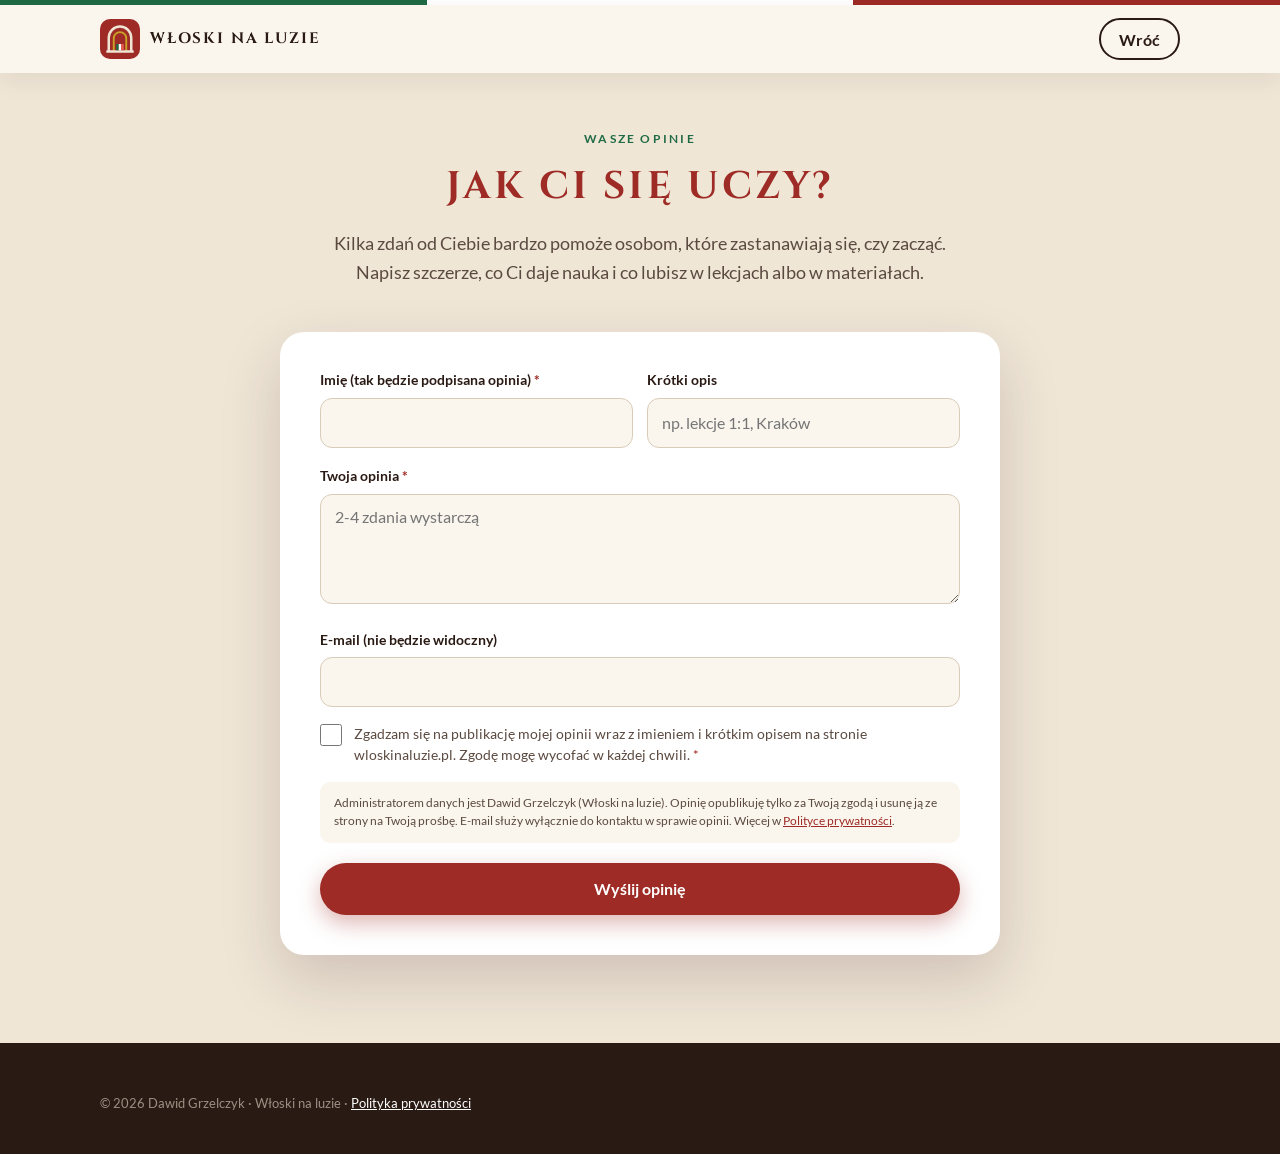
<file: opinia.html>
<!doctype html>
<html lang="pl">
<head>
  <meta charset="utf-8">
  <meta name="viewport" content="width=device-width, initial-scale=1, viewport-fit=cover">
  <title>Twoja opinia · Włoski na luzie</title>
  <meta name="description" content="Podziel się opinią o lekcjach włoskiego z Dawidem.">
  <meta name="robots" content="noindex">
  <meta name="theme-color" content="#9E2B25">
  <link rel="icon" href="favicon.svg" type="image/svg+xml">
  <link rel="stylesheet" href="assets/css/fonts.css">
  <link rel="stylesheet" href="assets/css/style.css">
</head>
<body>
<div class="tricolore" aria-hidden="true"></div>
<header class="nav scrolled">
  <div class="container nav-inner">
    <a class="brand" href="index.html"><img src="assets/img/logo.svg" alt="" width="40" height="40"><span>Włoski na luzie</span></a>
    <a class="btn btn-ghost" style="min-height:42px;padding:0 18px" href="index.html">Wróć</a>
  </div>
</header>

<main class="section alt" id="main" style="padding-top:50px">
  <div class="container">
    <div class="section-head center">
      <span class="eyebrow">Wasze opinie</span>
      <h2>Jak Ci się uczy?</h2>
      <p class="lead">Kilka zdań od Ciebie bardzo pomoże osobom, które zastanawiają się, czy zacząć. Napisz szczerze, co Ci daje nauka i co lubisz w lekcjach albo w materiałach.</p>
    </div>

    <div class="form-wrap">
      <div class="panel">
        <form class="js-form" data-type="opinia" novalidate>
          <div class="row2">
            <div class="field"><label class="lbl" for="o-imie">Imię (tak będzie podpisana opinia) <em>*</em></label><input id="o-imie" name="imie" type="text" autocomplete="given-name" required><div class="err-msg">Podaj imię.</div></div>
            <div class="field"><label class="lbl" for="o-opis">Krótki opis</label><input id="o-opis" name="opis" type="text" placeholder="np. lekcje 1:1, Kraków"></div>
          </div>
          <div class="field"><label class="lbl" for="o-tekst">Twoja opinia <em>*</em></label><textarea id="o-tekst" name="wiadomosc" required placeholder="2-4 zdania wystarczą"></textarea><div class="err-msg">Napisz kilka zdań.</div></div>
          <div class="field"><label class="lbl" for="o-email">E-mail (nie będzie widoczny)</label><input id="o-email" name="email" type="email" autocomplete="email" inputmode="email"><div class="err-msg">Podaj poprawny e-mail.</div></div>
          <input class="hp" type="text" name="_gotcha" tabindex="-1" autocomplete="off" aria-hidden="true">

          <label class="consent"><input type="checkbox" name="zgoda_publikacja" value="tak" required><span>Zgadzam się na publikację mojej opinii wraz z imieniem i krótkim opisem na stronie wloskinaluzie.pl. Zgodę mogę wycofać w każdej chwili. <em style="color:var(--red);font-style:normal">*</em></span></label>
          <p class="rodo-info">Administratorem danych jest <span data-cfg="ownerName">[Imię i Nazwisko]</span> (Włoski na luzie). Opinię opublikuję tylko za Twoją zgodą i usunę ją ze strony na Twoją prośbę. E-mail służy wyłącznie do kontaktu w sprawie opinii. Więcej w <a href="polityka-prywatnosci.html" target="_blank">Polityce prywatności</a>.</p>

          <button class="btn btn-primary btn-block" type="submit"><span class="spinner" aria-hidden="true"></span><span class="label">Wyślij opinię</span></button>
          <div class="form-status" role="status" aria-live="polite"></div>
        </form>
      </div>
    </div>
  </div>
</main>

<footer class="footer" style="padding-bottom:40px">
  <div class="container"><div class="legal" style="border:0;margin:0;padding:0">© 2026 <span data-cfg="ownerName">[Imię i Nazwisko]</span> · Włoski na luzie · <a href="polityka-prywatnosci.html">Polityka prywatności</a></div></div>
</footer>
<script src="assets/js/config.js"></script>
<script src="assets/js/main.js"></script>
</body>
</html>
</file>
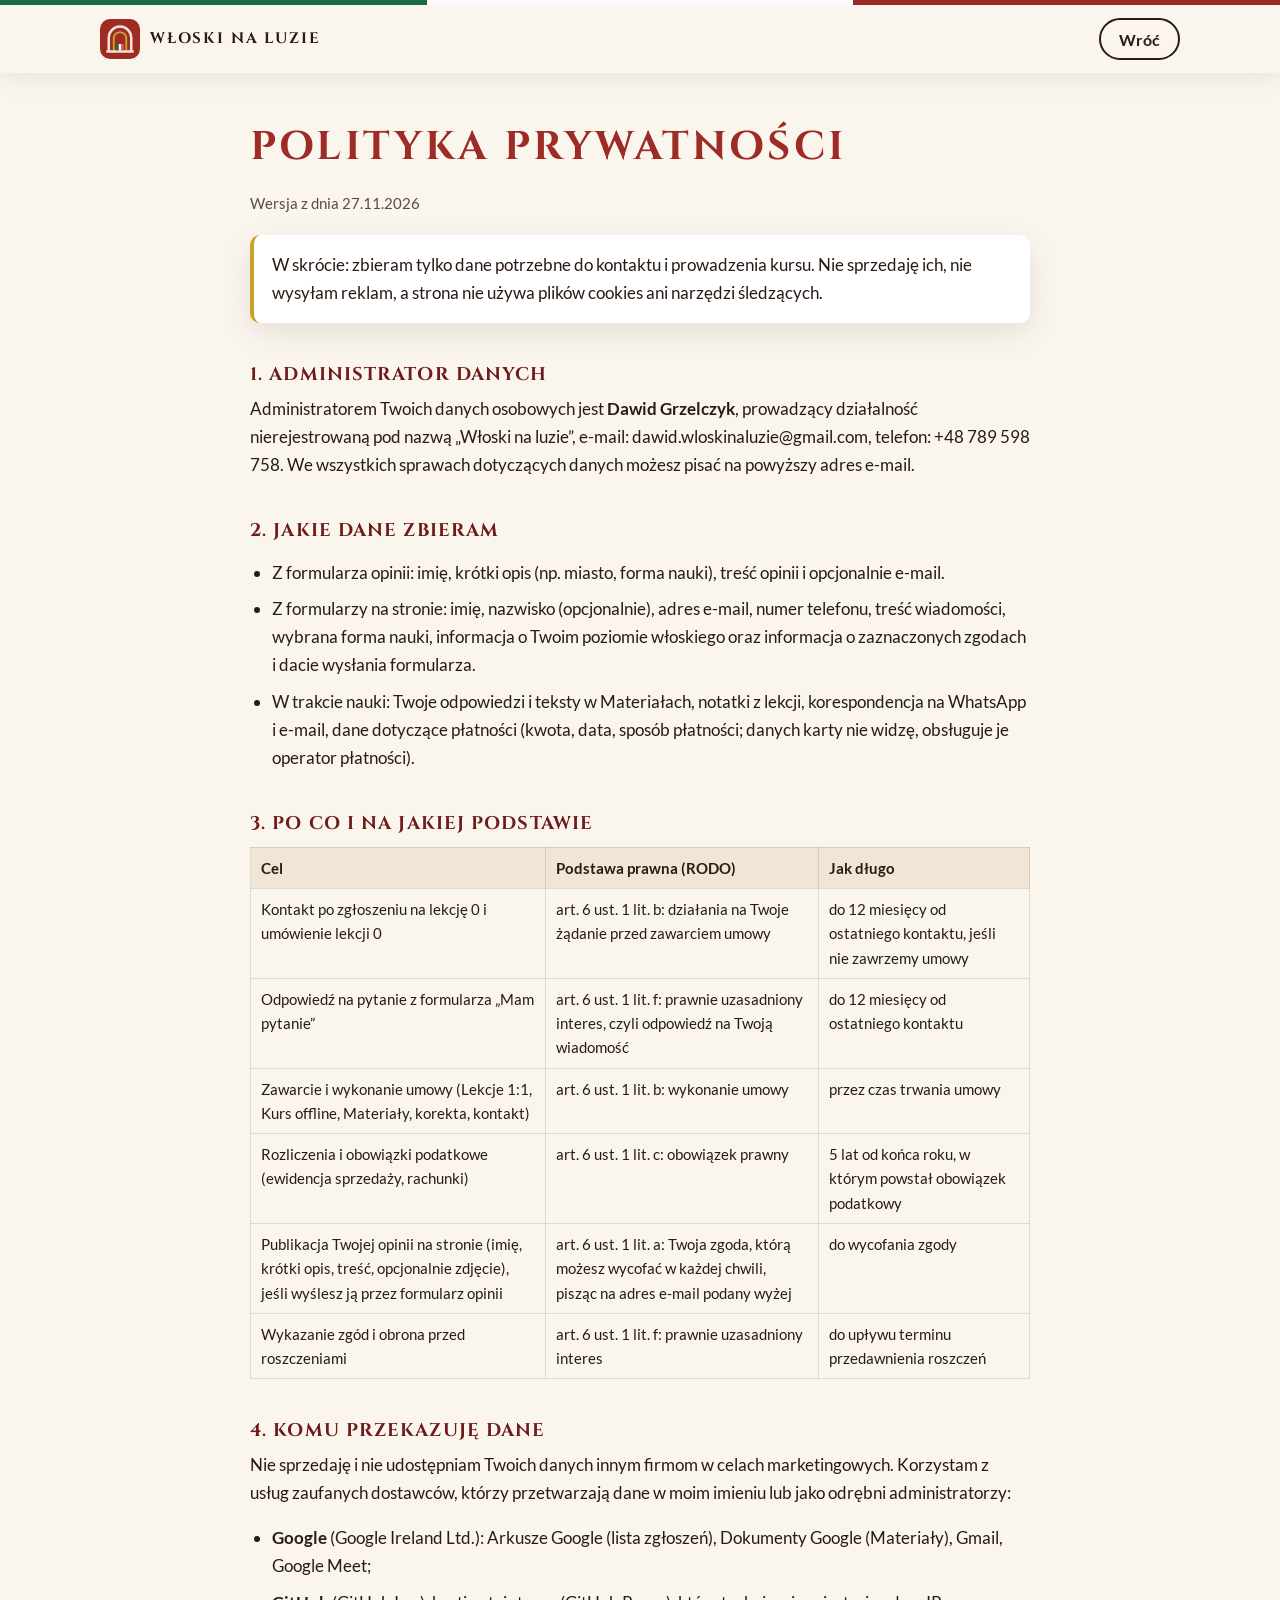
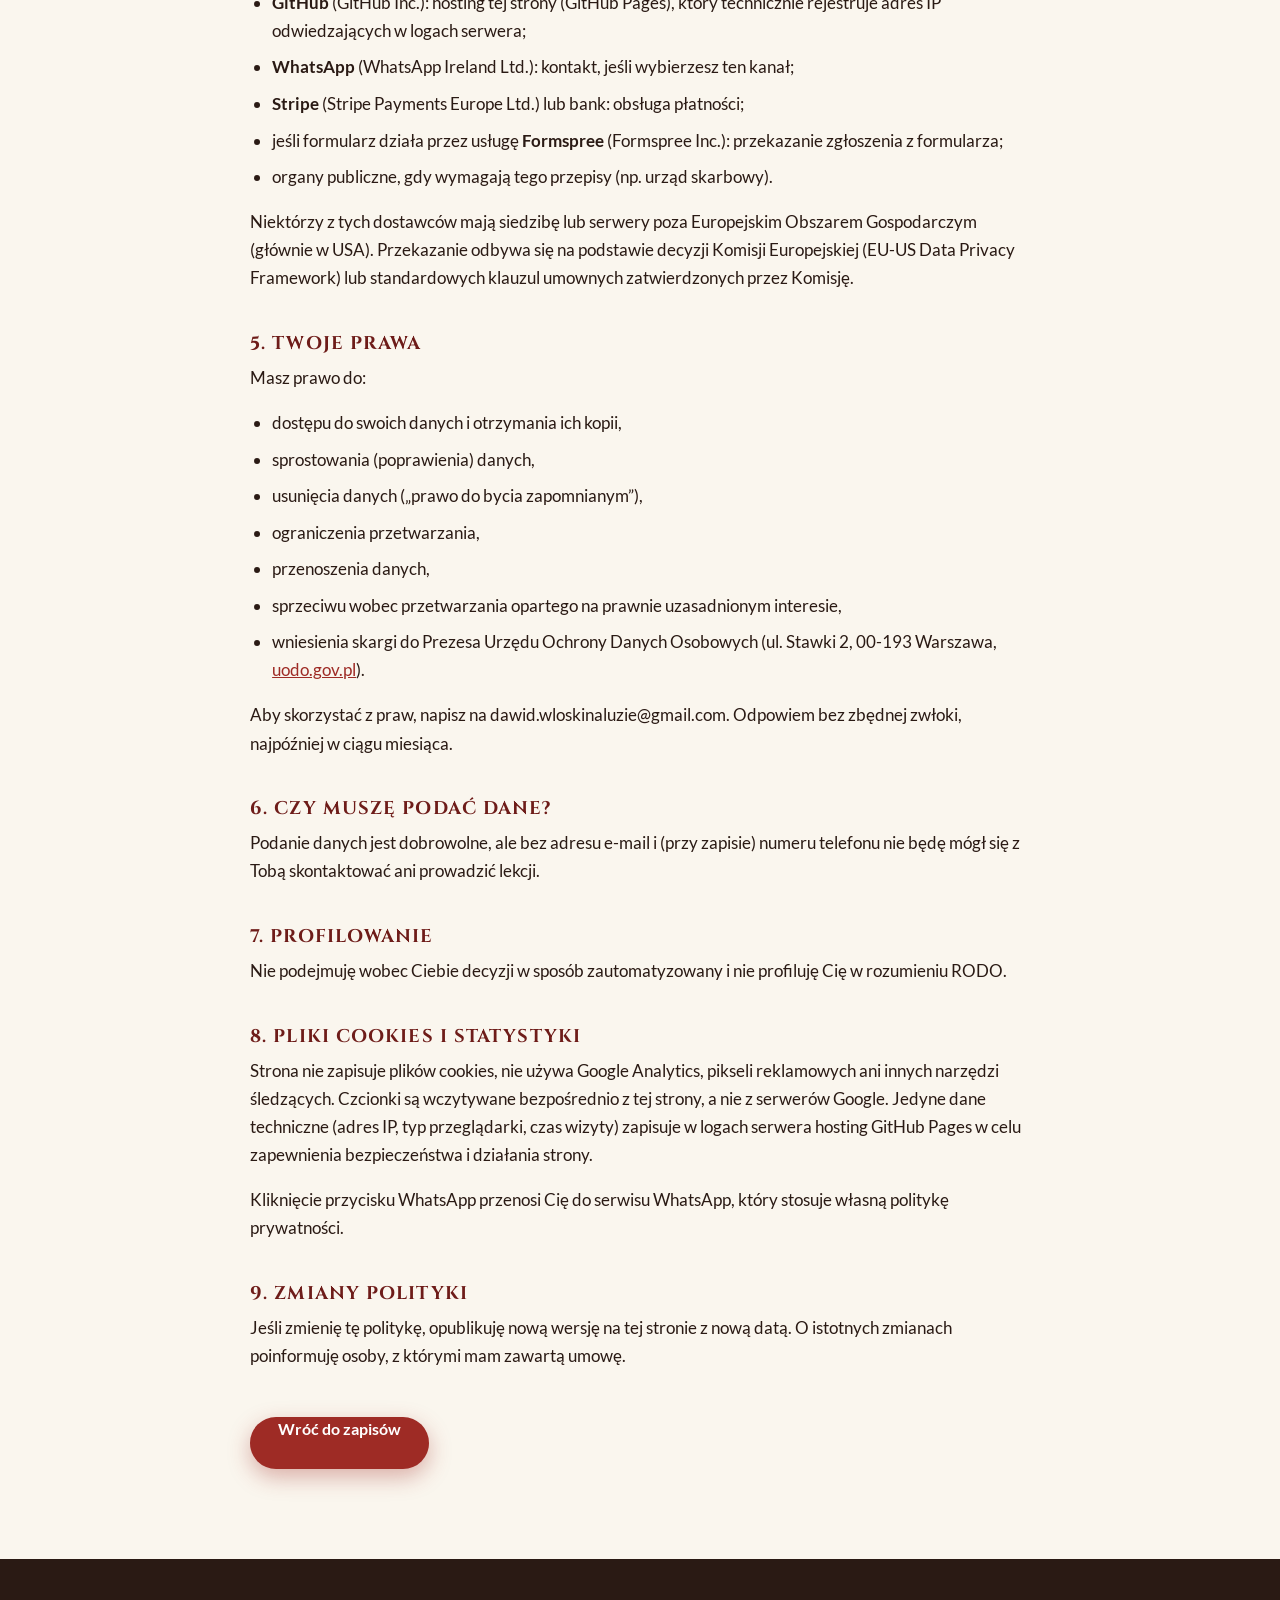
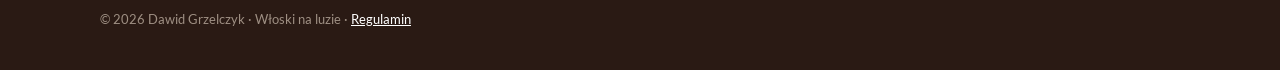
<file: polityka-prywatnosci.html>
<!doctype html>
<html lang="pl">
<head>
  <meta charset="utf-8">
  <meta name="viewport" content="width=device-width, initial-scale=1, viewport-fit=cover">
  <title>Polityka prywatności · Włoski na luzie</title>
  <meta name="description" content="Jak Włoski na luzie przetwarza dane osobowe (RODO).">
  <meta name="theme-color" content="#9E2B25">
  <link rel="canonical" href="https://wloskinaluzie.pl/polityka-prywatnosci.html">
  <link rel="icon" href="favicon.svg" type="image/svg+xml">
  <link rel="stylesheet" href="assets/css/fonts.css">
  <link rel="stylesheet" href="assets/css/style.css">
</head>
<body>
<div class="tricolore" aria-hidden="true"></div>
<header class="nav scrolled">
  <div class="container nav-inner">
    <a class="brand" href="index.html"><img src="assets/img/logo.svg" alt="" width="40" height="40"><span>Włoski na luzie</span></a>
    <a class="btn btn-ghost" style="min-height:42px;padding:0 18px" href="index.html#zapisy">Wróć</a>
  </div>
</header>

<main class="legal-page" id="main">
  <h1>Polityka prywatności</h1>
  <p class="meta">Wersja z dnia <span data-cfg="termsVersion">27.11.2026</span></p>

  <div class="box-note">W skrócie: zbieram tylko dane potrzebne do kontaktu i prowadzenia kursu. Nie sprzedaję ich, nie wysyłam reklam, a strona nie używa plików cookies ani narzędzi śledzących.</div>

  <h2>1. Administrator danych</h2>
  <p>Administratorem Twoich danych osobowych jest <strong><span data-cfg="ownerName">[Imię i Nazwisko]</span></strong>, prowadzący działalność nierejestrowaną pod nazwą „Włoski na luzie”, <span data-if-cfg="ownerAddress">adres do korespondencji: <span data-cfg="ownerAddress">[adres do korespondencji]</span>, </span>e-mail: <span data-cfg="ownerEmail">[adres@email.pl]</span>, telefon: <span data-cfg="ownerPhone">[+48 000 000 000]</span>. We wszystkich sprawach dotyczących danych możesz pisać na powyższy adres e-mail.</p>

  <h2>2. Jakie dane zbieram</h2>
  <ul>
    <li>Z formularza opinii: imię, krótki opis (np. miasto, forma nauki), treść opinii i opcjonalnie e-mail.</li>
    <li>Z formularzy na stronie: imię, nazwisko (opcjonalnie), adres e-mail, numer telefonu, treść wiadomości, wybrana forma nauki, informacja o Twoim poziomie włoskiego oraz informacja o zaznaczonych zgodach i dacie wysłania formularza.</li>
    <li>W trakcie nauki: Twoje odpowiedzi i teksty w Materiałach, notatki z lekcji, korespondencja na WhatsApp i e-mail, dane dotyczące płatności (kwota, data, sposób płatności; danych karty nie widzę, obsługuje je operator płatności).</li>
  </ul>

  <h2>3. Po co i na jakiej podstawie</h2>
  <table>
    <thead><tr><th>Cel</th><th>Podstawa prawna (RODO)</th><th>Jak długo</th></tr></thead>
    <tbody>
      <tr><td>Kontakt po zgłoszeniu na lekcję 0 i umówienie lekcji 0</td><td>art. 6 ust. 1 lit. b: działania na Twoje żądanie przed zawarciem umowy</td><td>do 12 miesięcy od ostatniego kontaktu, jeśli nie zawrzemy umowy</td></tr>
      <tr><td>Odpowiedź na pytanie z formularza „Mam pytanie”</td><td>art. 6 ust. 1 lit. f: prawnie uzasadniony interes, czyli odpowiedź na Twoją wiadomość</td><td>do 12 miesięcy od ostatniego kontaktu</td></tr>
      <tr><td>Zawarcie i wykonanie umowy (Lekcje 1:1, Kurs offline, Materiały, korekta, kontakt)</td><td>art. 6 ust. 1 lit. b: wykonanie umowy</td><td>przez czas trwania umowy</td></tr>
      <tr><td>Rozliczenia i obowiązki podatkowe (ewidencja sprzedaży, rachunki)</td><td>art. 6 ust. 1 lit. c: obowiązek prawny</td><td>5 lat od końca roku, w którym powstał obowiązek podatkowy</td></tr>
      <tr><td>Publikacja Twojej opinii na stronie (imię, krótki opis, treść, opcjonalnie zdjęcie), jeśli wyślesz ją przez formularz opinii</td><td>art. 6 ust. 1 lit. a: Twoja zgoda, którą możesz wycofać w każdej chwili, pisząc na adres e-mail podany wyżej</td><td>do wycofania zgody</td></tr>
      <tr><td>Wykazanie zgód i obrona przed roszczeniami</td><td>art. 6 ust. 1 lit. f: prawnie uzasadniony interes</td><td>do upływu terminu przedawnienia roszczeń</td></tr>
    </tbody>
  </table>

  <h2>4. Komu przekazuję dane</h2>
  <p>Nie sprzedaję i nie udostępniam Twoich danych innym firmom w celach marketingowych. Korzystam z usług zaufanych dostawców, którzy przetwarzają dane w moim imieniu lub jako odrębni administratorzy:</p>
  <ul>
    <li><strong>Google</strong> (Google Ireland Ltd.): Arkusze Google (lista zgłoszeń), Dokumenty Google (Materiały), Gmail, Google Meet;</li>
    <li><strong>GitHub</strong> (GitHub Inc.): hosting tej strony (GitHub Pages), który technicznie rejestruje adres IP odwiedzających w logach serwera;</li>
    <li><strong>WhatsApp</strong> (WhatsApp Ireland Ltd.): kontakt, jeśli wybierzesz ten kanał;</li>
    <li><strong>Stripe</strong> (Stripe Payments Europe Ltd.) lub bank: obsługa płatności;</li>
    <li>jeśli formularz działa przez usługę <strong>Formspree</strong> (Formspree Inc.): przekazanie zgłoszenia z formularza;</li>
    <li>organy publiczne, gdy wymagają tego przepisy (np. urząd skarbowy).</li>
  </ul>
  <p>Niektórzy z tych dostawców mają siedzibę lub serwery poza Europejskim Obszarem Gospodarczym (głównie w USA). Przekazanie odbywa się na podstawie decyzji Komisji Europejskiej (EU-US Data Privacy Framework) lub standardowych klauzul umownych zatwierdzonych przez Komisję.</p>

  <h2>5. Twoje prawa</h2>
  <p>Masz prawo do:</p>
  <ul>
    <li>dostępu do swoich danych i otrzymania ich kopii,</li>
    <li>sprostowania (poprawienia) danych,</li>
    <li>usunięcia danych („prawo do bycia zapomnianym”),</li>
    <li>ograniczenia przetwarzania,</li>
    <li>przenoszenia danych,</li>
    <li>sprzeciwu wobec przetwarzania opartego na prawnie uzasadnionym interesie,</li>
    <li>wniesienia skargi do Prezesa Urzędu Ochrony Danych Osobowych (ul. Stawki 2, 00-193 Warszawa, <a href="https://uodo.gov.pl" target="_blank" rel="noopener">uodo.gov.pl</a>).</li>
  </ul>
  <p>Aby skorzystać z praw, napisz na <span data-cfg="ownerEmail">[adres@email.pl]</span>. Odpowiem bez zbędnej zwłoki, najpóźniej w ciągu miesiąca.</p>

  <h2>6. Czy muszę podać dane?</h2>
  <p>Podanie danych jest dobrowolne, ale bez adresu e-mail i (przy zapisie) numeru telefonu nie będę mógł się z Tobą skontaktować ani prowadzić lekcji.</p>

  <h2>7. Profilowanie</h2>
  <p>Nie podejmuję wobec Ciebie decyzji w sposób zautomatyzowany i nie profiluję Cię w rozumieniu RODO.</p>

  <h2>8. Pliki cookies i statystyki</h2>
  <p>Strona nie zapisuje plików cookies, nie używa Google Analytics, pikseli reklamowych ani innych narzędzi śledzących. Czcionki są wczytywane bezpośrednio z tej strony, a nie z serwerów Google. Jedyne dane techniczne (adres IP, typ przeglądarki, czas wizyty) zapisuje w logach serwera hosting GitHub Pages w celu zapewnienia bezpieczeństwa i działania strony.</p>
  <p>Kliknięcie przycisku WhatsApp przenosi Cię do serwisu WhatsApp, który stosuje własną politykę prywatności.</p>

  <h2>9. Zmiany polityki</h2>
  <p>Jeśli zmienię tę politykę, opublikuję nową wersję na tej stronie z nową datą. O istotnych zmianach poinformuję osoby, z którymi mam zawartą umowę.</p>

  <a class="btn btn-primary back-top" href="index.html#zapisy">Wróć do zapisów</a>
</main>

<footer class="footer" style="padding-bottom:40px">
  <div class="container"><div class="legal" style="border:0;margin:0;padding:0">© 2026 <span data-cfg="ownerName">[Imię i Nazwisko]</span> · Włoski na luzie · <a href="regulamin.html">Regulamin</a></div></div>
</footer>
<script src="assets/js/config.js"></script>
<script src="assets/js/main.js"></script>
</body>
</html>
</file>
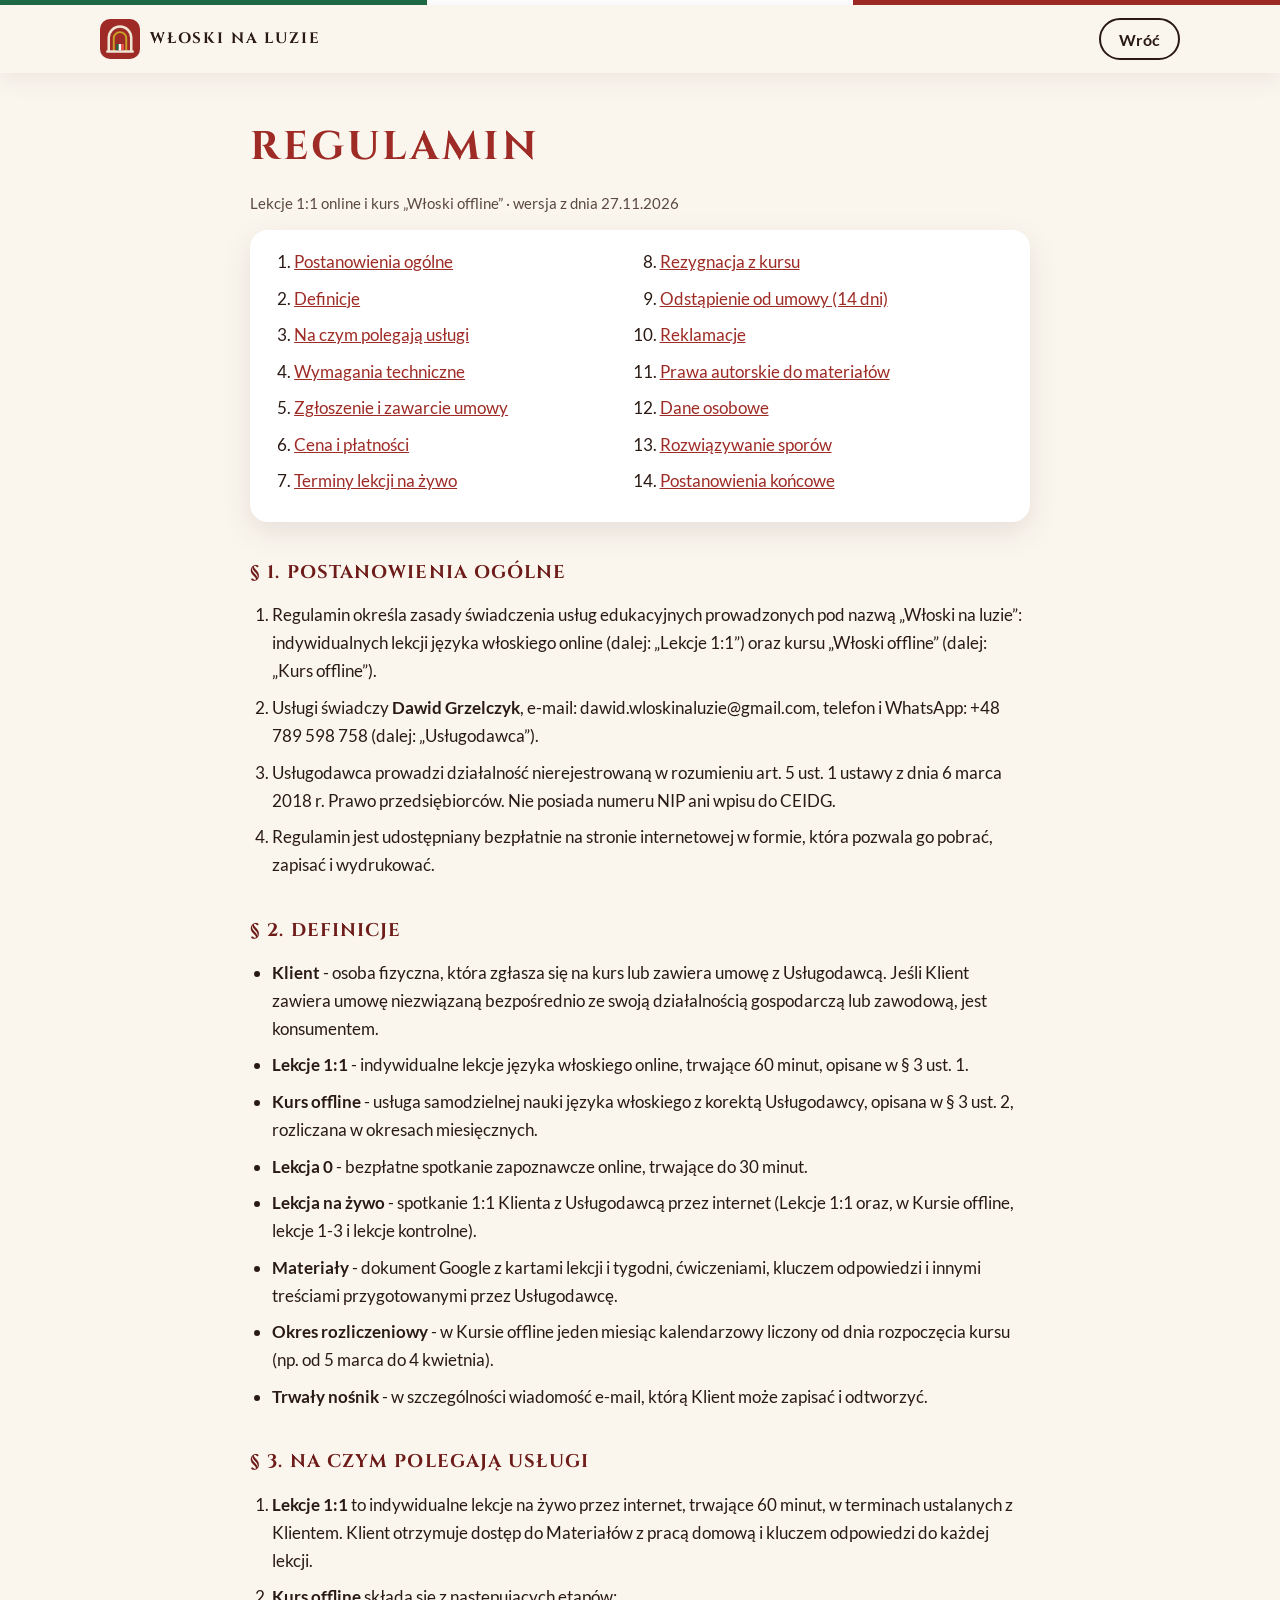
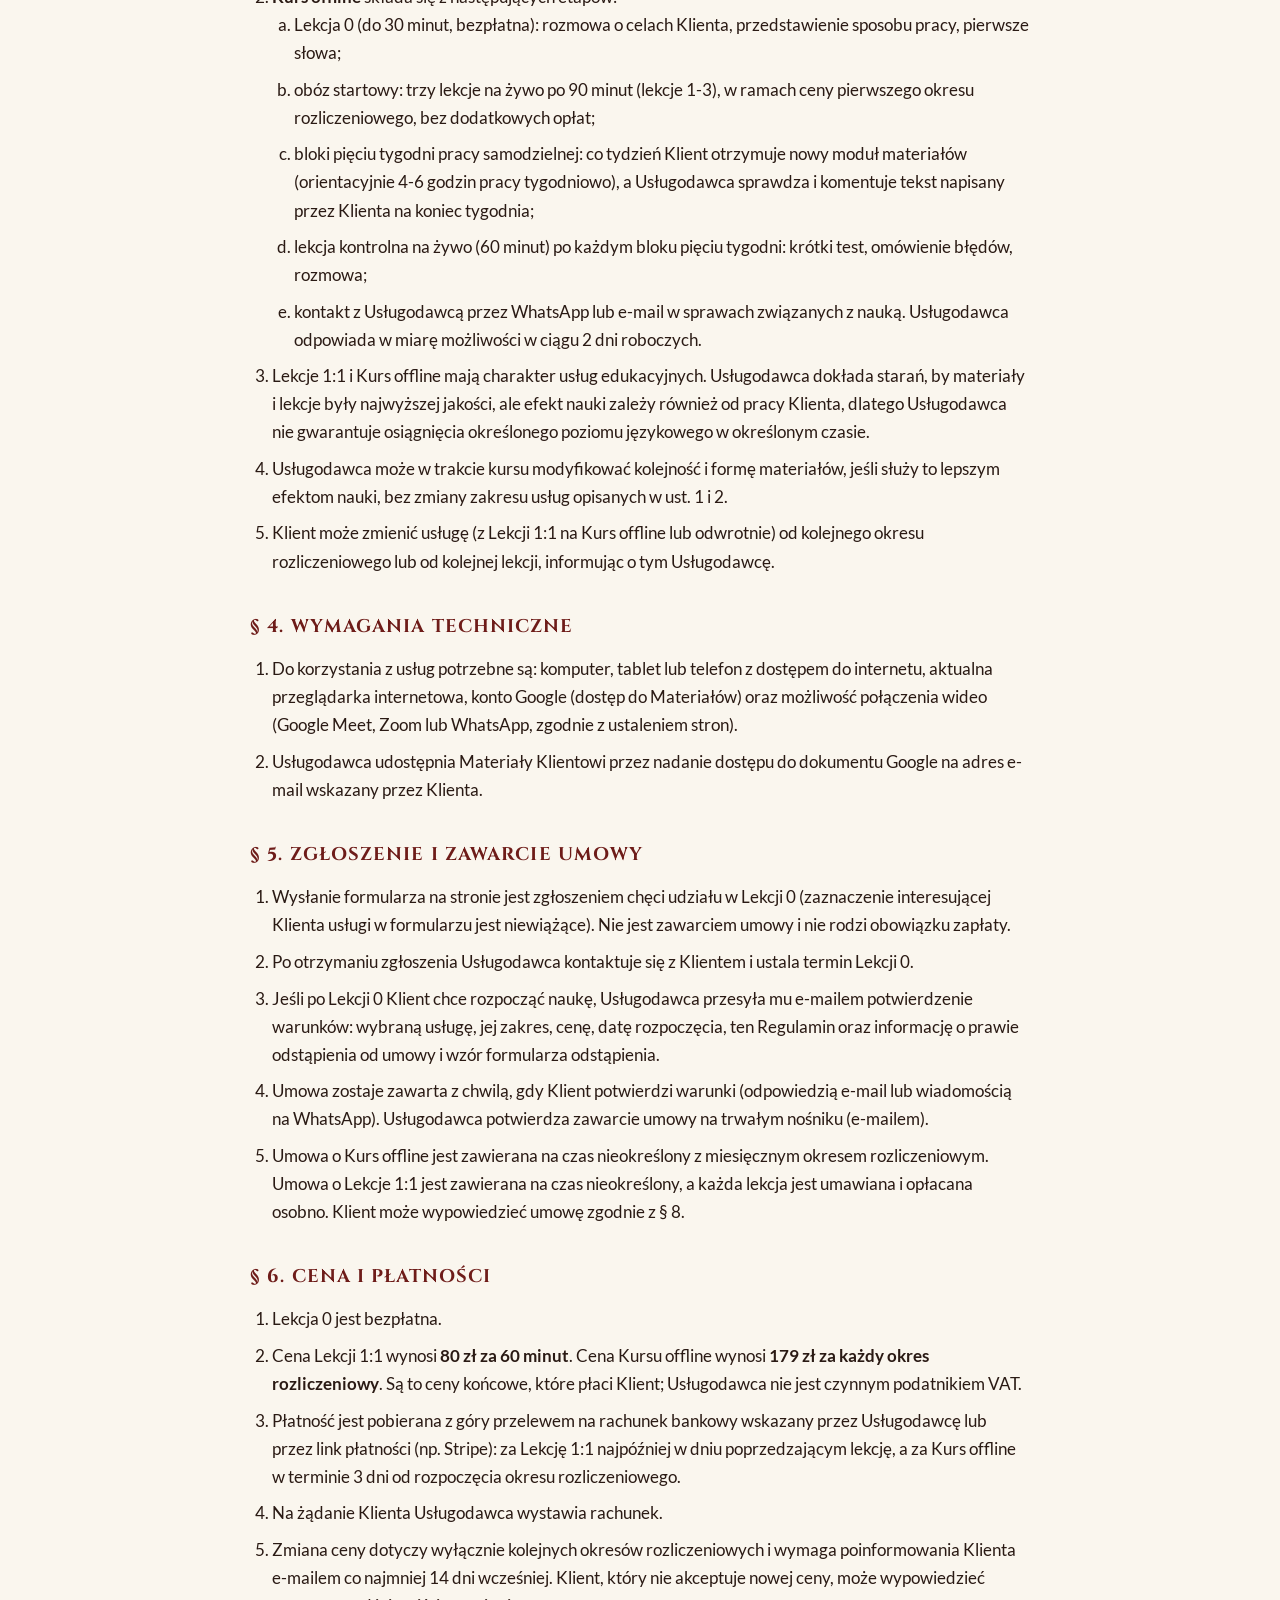
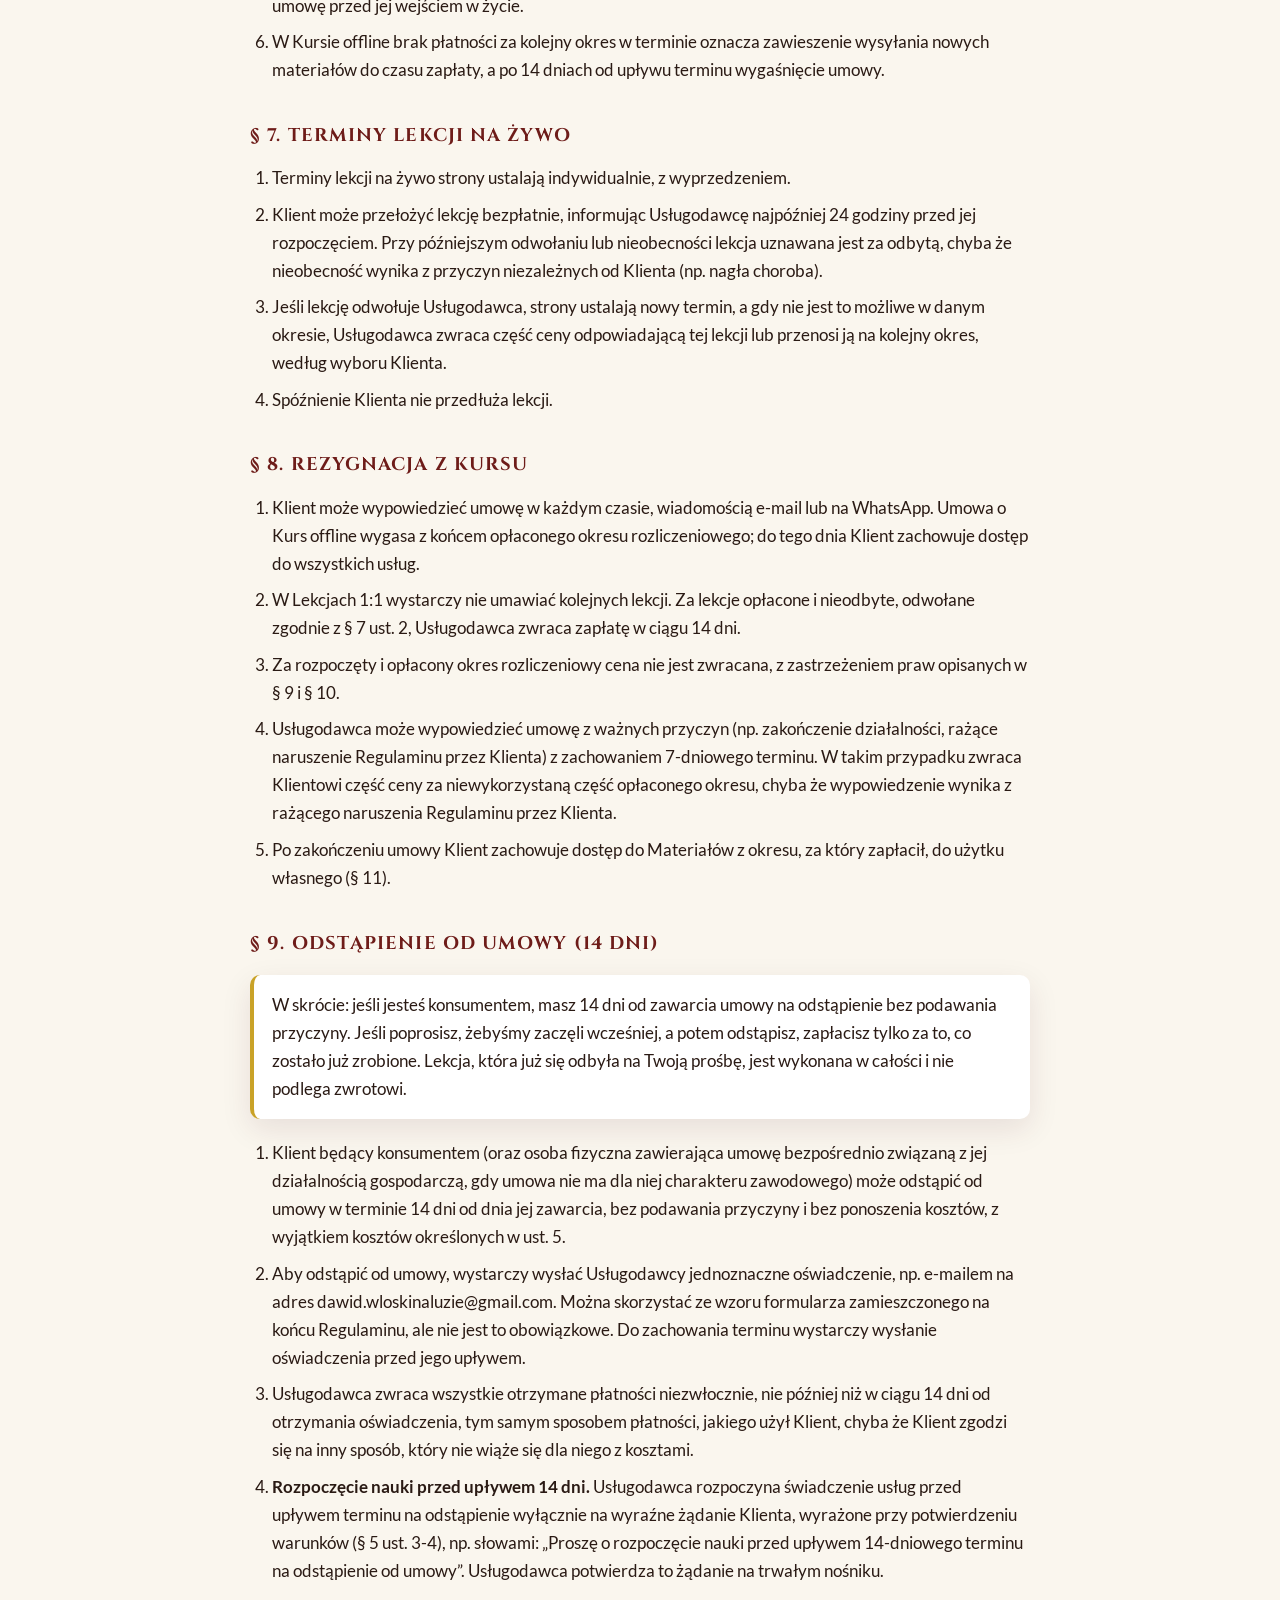
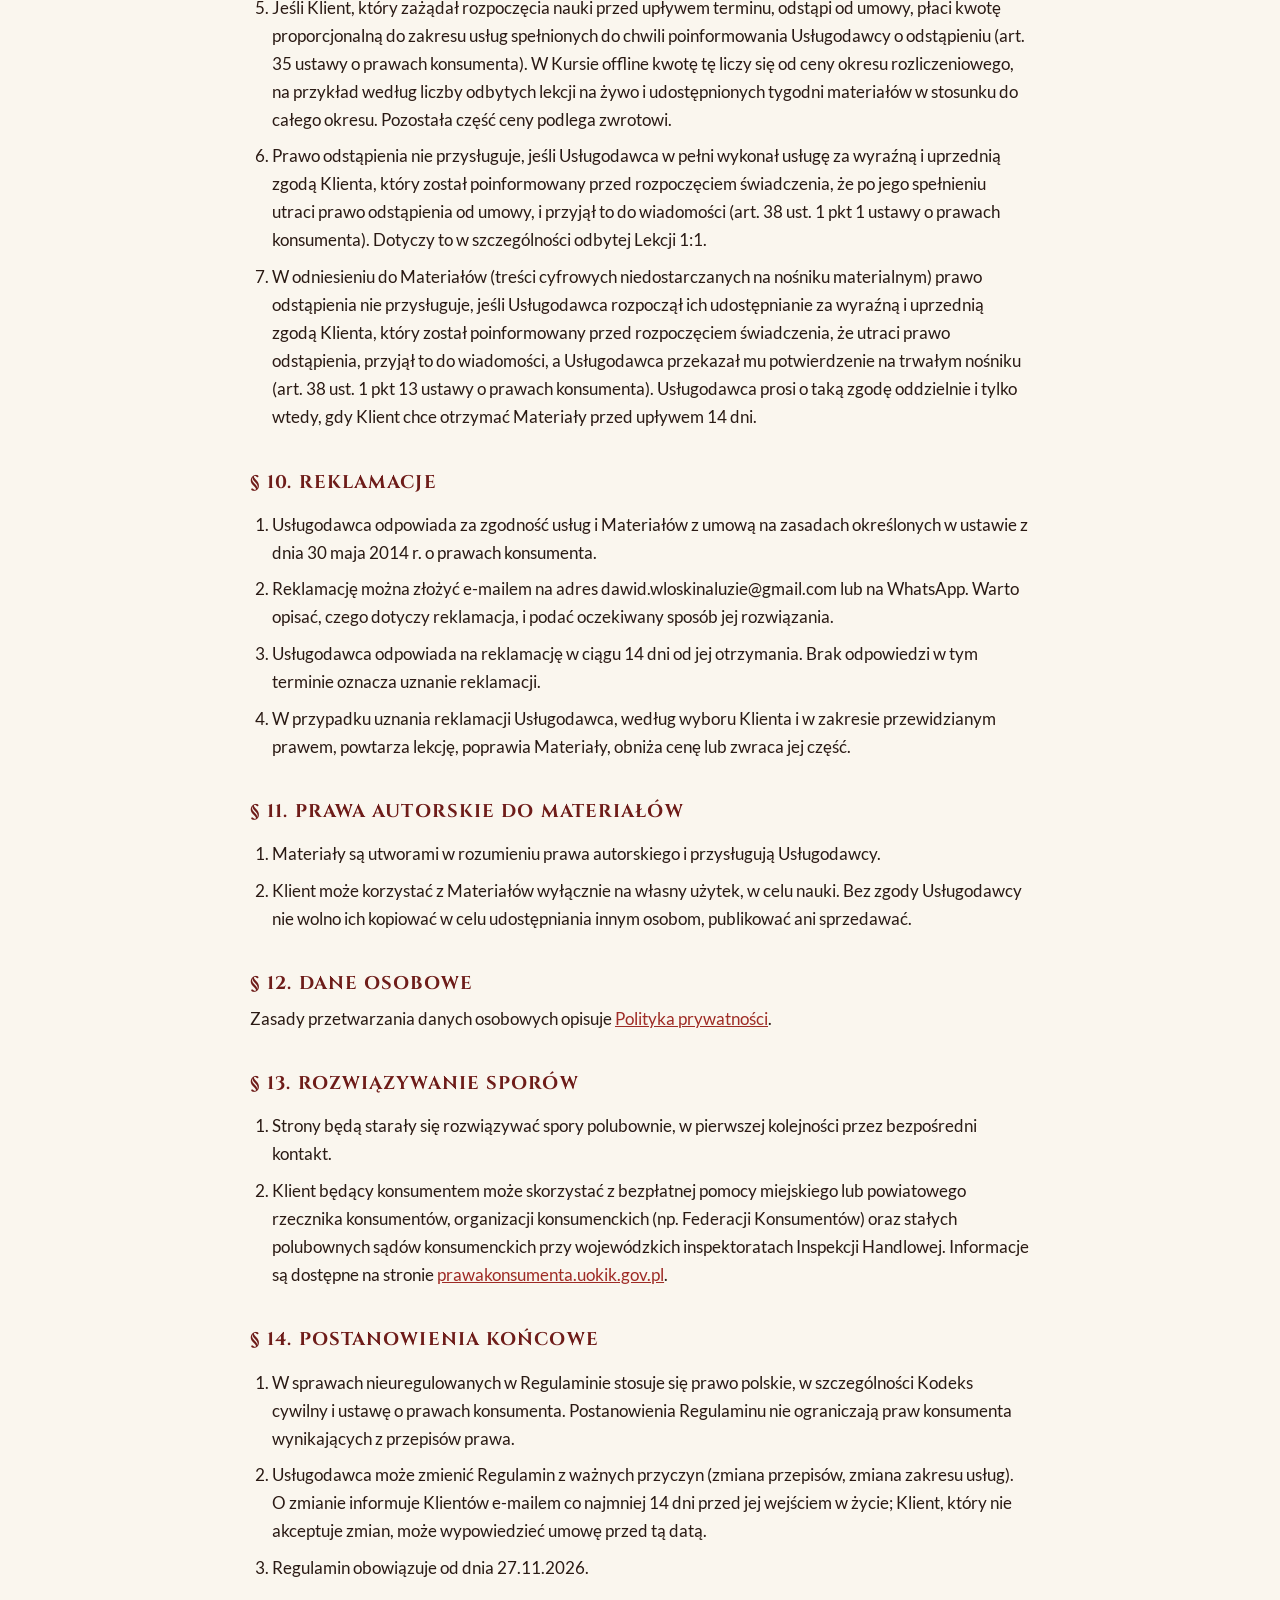
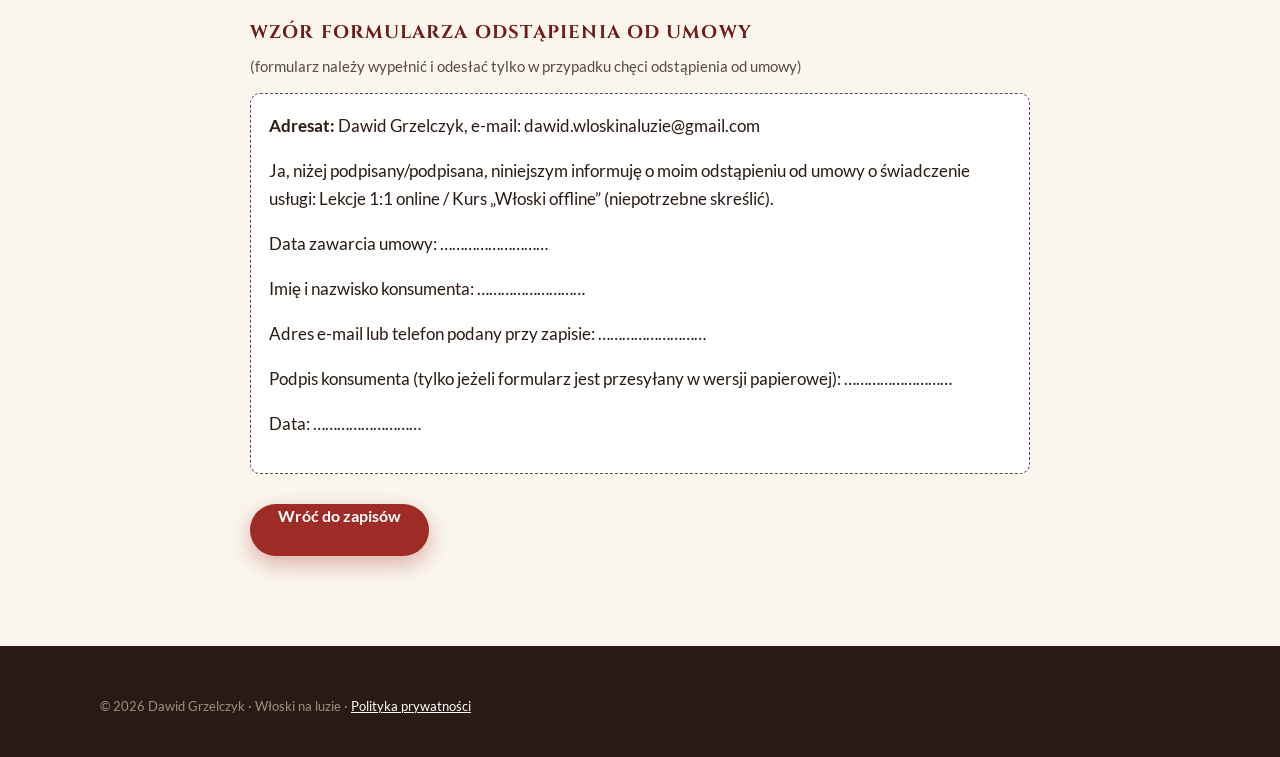
<file: regulamin.html>
<!doctype html>
<html lang="pl">
<head>
  <meta charset="utf-8">
  <meta name="viewport" content="width=device-width, initial-scale=1, viewport-fit=cover">
  <title>Regulamin · Włoski na luzie</title>
  <meta name="description" content="Regulamin lekcji włoskiego 1:1 online i kursu Włoski offline: zasady zapisu, płatności, rezygnacji i odstąpienia od umowy.">
  <meta name="theme-color" content="#9E2B25">
  <link rel="canonical" href="https://wloskinaluzie.pl/regulamin.html">
  <link rel="icon" href="favicon.svg" type="image/svg+xml">
  <link rel="stylesheet" href="assets/css/fonts.css">
  <link rel="stylesheet" href="assets/css/style.css">
</head>
<body>
<div class="tricolore" aria-hidden="true"></div>
<header class="nav scrolled">
  <div class="container nav-inner">
    <a class="brand" href="index.html"><img src="assets/img/logo.svg" alt="" width="40" height="40"><span>Włoski na luzie</span></a>
    <a class="btn btn-ghost" style="min-height:42px;padding:0 18px" href="index.html#zapisy">Wróć</a>
  </div>
</header>

<main class="legal-page" id="main">
  <h1>Regulamin</h1>
  <p class="meta">Lekcje 1:1 online i kurs „Włoski offline” · wersja z dnia <span data-cfg="termsVersion">27.11.2026</span></p>

  <nav class="toc" aria-label="Spis treści">
    <ol>
      <li><a href="#p1">Postanowienia ogólne</a></li>
      <li><a href="#p2">Definicje</a></li>
      <li><a href="#p3">Na czym polegają usługi</a></li>
      <li><a href="#p4">Wymagania techniczne</a></li>
      <li><a href="#p5">Zgłoszenie i zawarcie umowy</a></li>
      <li><a href="#p6">Cena i płatności</a></li>
      <li><a href="#p7">Terminy lekcji na żywo</a></li>
      <li><a href="#p8">Rezygnacja z kursu</a></li>
      <li><a href="#p9">Odstąpienie od umowy (14 dni)</a></li>
      <li><a href="#p10">Reklamacje</a></li>
      <li><a href="#p11">Prawa autorskie do materiałów</a></li>
      <li><a href="#p12">Dane osobowe</a></li>
      <li><a href="#p13">Rozwiązywanie sporów</a></li>
      <li><a href="#p14">Postanowienia końcowe</a></li>
    </ol>
  </nav>

  <h2 id="p1">§ 1. Postanowienia ogólne</h2>
  <ol>
    <li>Regulamin określa zasady świadczenia usług edukacyjnych prowadzonych pod nazwą „Włoski na luzie”: indywidualnych lekcji języka włoskiego online (dalej: „Lekcje 1:1”) oraz kursu „Włoski offline” (dalej: „Kurs offline”).</li>
    <li>Usługi świadczy <strong><span data-cfg="ownerName">[Imię i Nazwisko]</span></strong>, <span data-if-cfg="ownerAddress">adres do korespondencji: <span data-cfg="ownerAddress">[adres do korespondencji]</span>, </span>e-mail: <span data-cfg="ownerEmail">[adres@email.pl]</span>, telefon i WhatsApp: <span data-cfg="ownerPhone">[+48 000 000 000]</span> (dalej: „Usługodawca”).</li>
    <li>Usługodawca prowadzi działalność nierejestrowaną w rozumieniu art. 5 ust. 1 ustawy z dnia 6 marca 2018 r. Prawo przedsiębiorców. Nie posiada numeru NIP ani wpisu do CEIDG.</li>
    <li>Regulamin jest udostępniany bezpłatnie na stronie internetowej w formie, która pozwala go pobrać, zapisać i wydrukować.</li>
  </ol>

  <h2 id="p2">§ 2. Definicje</h2>
  <ul>
    <li><strong>Klient</strong> - osoba fizyczna, która zgłasza się na kurs lub zawiera umowę z Usługodawcą. Jeśli Klient zawiera umowę niezwiązaną bezpośrednio ze swoją działalnością gospodarczą lub zawodową, jest konsumentem.</li>
    <li><strong>Lekcje 1:1</strong> - indywidualne lekcje języka włoskiego online, trwające 60 minut, opisane w § 3 ust. 1.</li>
    <li><strong>Kurs offline</strong> - usługa samodzielnej nauki języka włoskiego z korektą Usługodawcy, opisana w § 3 ust. 2, rozliczana w okresach miesięcznych.</li>
    <li><strong>Lekcja 0</strong> - bezpłatne spotkanie zapoznawcze online, trwające do 30 minut.</li>
    <li><strong>Lekcja na żywo</strong> - spotkanie 1:1 Klienta z Usługodawcą przez internet (Lekcje 1:1 oraz, w Kursie offline, lekcje 1-3 i lekcje kontrolne).</li>
    <li><strong>Materiały</strong> - dokument Google z kartami lekcji i tygodni, ćwiczeniami, kluczem odpowiedzi i innymi treściami przygotowanymi przez Usługodawcę.</li>
    <li><strong>Okres rozliczeniowy</strong> - w Kursie offline jeden miesiąc kalendarzowy liczony od dnia rozpoczęcia kursu (np. od 5 marca do 4 kwietnia).</li>
    <li><strong>Trwały nośnik</strong> - w szczególności wiadomość e-mail, którą Klient może zapisać i odtworzyć.</li>
  </ul>

  <h2 id="p3">§ 3. Na czym polegają usługi</h2>
  <ol>
    <li><strong>Lekcje 1:1</strong> to indywidualne lekcje na żywo przez internet, trwające 60 minut, w terminach ustalanych z Klientem. Klient otrzymuje dostęp do Materiałów z pracą domową i kluczem odpowiedzi do każdej lekcji.</li>
    <li><strong>Kurs offline</strong> składa się z następujących etapów:
      <ol type="a">
        <li>Lekcja 0 (do 30 minut, bezpłatna): rozmowa o celach Klienta, przedstawienie sposobu pracy, pierwsze słowa;</li>
        <li>obóz startowy: trzy lekcje na żywo po 90 minut (lekcje 1-3), w ramach ceny pierwszego okresu rozliczeniowego, bez dodatkowych opłat;</li>
        <li>bloki pięciu tygodni pracy samodzielnej: co tydzień Klient otrzymuje nowy moduł materiałów (orientacyjnie 4-6 godzin pracy tygodniowo), a Usługodawca sprawdza i komentuje tekst napisany przez Klienta na koniec tygodnia;</li>
        <li>lekcja kontrolna na żywo (60 minut) po każdym bloku pięciu tygodni: krótki test, omówienie błędów, rozmowa;</li>
        <li>kontakt z Usługodawcą przez WhatsApp lub e-mail w sprawach związanych z nauką. Usługodawca odpowiada w miarę możliwości w ciągu 2 dni roboczych.</li>
      </ol>
    </li>
    <li>Lekcje 1:1 i Kurs offline mają charakter usług edukacyjnych. Usługodawca dokłada starań, by materiały i lekcje były najwyższej jakości, ale efekt nauki zależy również od pracy Klienta, dlatego Usługodawca nie gwarantuje osiągnięcia określonego poziomu językowego w określonym czasie.</li>
    <li>Usługodawca może w trakcie kursu modyfikować kolejność i formę materiałów, jeśli służy to lepszym efektom nauki, bez zmiany zakresu usług opisanych w ust. 1 i 2.</li>
    <li>Klient może zmienić usługę (z Lekcji 1:1 na Kurs offline lub odwrotnie) od kolejnego okresu rozliczeniowego lub od kolejnej lekcji, informując o tym Usługodawcę.</li>
  </ol>

  <h2 id="p4">§ 4. Wymagania techniczne</h2>
  <ol>
    <li>Do korzystania z usług potrzebne są: komputer, tablet lub telefon z dostępem do internetu, aktualna przeglądarka internetowa, konto Google (dostęp do Materiałów) oraz możliwość połączenia wideo (Google Meet, Zoom lub WhatsApp, zgodnie z ustaleniem stron).</li>
    <li>Usługodawca udostępnia Materiały Klientowi przez nadanie dostępu do dokumentu Google na adres e-mail wskazany przez Klienta.</li>
  </ol>

  <h2 id="p5">§ 5. Zgłoszenie i zawarcie umowy</h2>
  <ol>
    <li>Wysłanie formularza na stronie jest zgłoszeniem chęci udziału w Lekcji 0 (zaznaczenie interesującej Klienta usługi w formularzu jest niewiążące). Nie jest zawarciem umowy i nie rodzi obowiązku zapłaty.</li>
    <li>Po otrzymaniu zgłoszenia Usługodawca kontaktuje się z Klientem i ustala termin Lekcji 0.</li>
    <li>Jeśli po Lekcji 0 Klient chce rozpocząć naukę, Usługodawca przesyła mu e-mailem potwierdzenie warunków: wybraną usługę, jej zakres, cenę, datę rozpoczęcia, ten Regulamin oraz informację o prawie odstąpienia od umowy i wzór formularza odstąpienia.</li>
    <li>Umowa zostaje zawarta z chwilą, gdy Klient potwierdzi warunki (odpowiedzią e-mail lub wiadomością na WhatsApp). Usługodawca potwierdza zawarcie umowy na trwałym nośniku (e-mailem).</li>
    <li>Umowa o Kurs offline jest zawierana na czas nieokreślony z miesięcznym okresem rozliczeniowym. Umowa o Lekcje 1:1 jest zawierana na czas nieokreślony, a każda lekcja jest umawiana i opłacana osobno. Klient może wypowiedzieć umowę zgodnie z § 8.</li>
  </ol>

  <h2 id="p6">§ 6. Cena i płatności</h2>
  <ol>
    <li>Lekcja 0 jest bezpłatna.</li>
    <li>Cena Lekcji 1:1 wynosi <strong><span data-cfg="priceLesson">80</span> zł za 60 minut</strong>. Cena Kursu offline wynosi <strong><span data-cfg="priceMonthly">179</span> zł za każdy okres rozliczeniowy</strong>. Są to ceny końcowe, które płaci Klient; Usługodawca nie jest czynnym podatnikiem VAT.</li>
    <li>Płatność jest pobierana z góry przelewem na rachunek bankowy wskazany przez Usługodawcę lub przez link płatności (np. Stripe): za Lekcję 1:1 najpóźniej w dniu poprzedzającym lekcję, a za Kurs offline w terminie 3 dni od rozpoczęcia okresu rozliczeniowego.</li>
    <li>Na żądanie Klienta Usługodawca wystawia rachunek.</li>
    <li>Zmiana ceny dotyczy wyłącznie kolejnych okresów rozliczeniowych i wymaga poinformowania Klienta e-mailem co najmniej 14 dni wcześniej. Klient, który nie akceptuje nowej ceny, może wypowiedzieć umowę przed jej wejściem w życie.</li>
    <li>W Kursie offline brak płatności za kolejny okres w terminie oznacza zawieszenie wysyłania nowych materiałów do czasu zapłaty, a po 14 dniach od upływu terminu wygaśnięcie umowy.</li>
  </ol>

  <h2 id="p7">§ 7. Terminy lekcji na żywo</h2>
  <ol>
    <li>Terminy lekcji na żywo strony ustalają indywidualnie, z wyprzedzeniem.</li>
    <li>Klient może przełożyć lekcję bezpłatnie, informując Usługodawcę najpóźniej 24 godziny przed jej rozpoczęciem. Przy późniejszym odwołaniu lub nieobecności lekcja uznawana jest za odbytą, chyba że nieobecność wynika z przyczyn niezależnych od Klienta (np. nagła choroba).</li>
    <li>Jeśli lekcję odwołuje Usługodawca, strony ustalają nowy termin, a gdy nie jest to możliwe w danym okresie, Usługodawca zwraca część ceny odpowiadającą tej lekcji lub przenosi ją na kolejny okres, według wyboru Klienta.</li>
    <li>Spóźnienie Klienta nie przedłuża lekcji.</li>
  </ol>

  <h2 id="p8">§ 8. Rezygnacja z kursu</h2>
  <ol>
    <li>Klient może wypowiedzieć umowę w każdym czasie, wiadomością e-mail lub na WhatsApp. Umowa o Kurs offline wygasa z końcem opłaconego okresu rozliczeniowego; do tego dnia Klient zachowuje dostęp do wszystkich usług.</li>
    <li>W Lekcjach 1:1 wystarczy nie umawiać kolejnych lekcji. Za lekcje opłacone i nieodbyte, odwołane zgodnie z § 7 ust. 2, Usługodawca zwraca zapłatę w ciągu 14 dni.</li>
    <li>Za rozpoczęty i opłacony okres rozliczeniowy cena nie jest zwracana, z zastrzeżeniem praw opisanych w § 9 i § 10.</li>
    <li>Usługodawca może wypowiedzieć umowę z ważnych przyczyn (np. zakończenie działalności, rażące naruszenie Regulaminu przez Klienta) z zachowaniem 7-dniowego terminu. W takim przypadku zwraca Klientowi część ceny za niewykorzystaną część opłaconego okresu, chyba że wypowiedzenie wynika z rażącego naruszenia Regulaminu przez Klienta.</li>
    <li>Po zakończeniu umowy Klient zachowuje dostęp do Materiałów z okresu, za który zapłacił, do użytku własnego (§ 11).</li>
  </ol>

  <h2 id="p9">§ 9. Odstąpienie od umowy (14 dni)</h2>
  <div class="box-note">W skrócie: jeśli jesteś konsumentem, masz 14 dni od zawarcia umowy na odstąpienie bez podawania przyczyny. Jeśli poprosisz, żebyśmy zaczęli wcześniej, a potem odstąpisz, zapłacisz tylko za to, co zostało już zrobione. Lekcja, która już się odbyła na Twoją prośbę, jest wykonana w całości i nie podlega zwrotowi.</div>
  <ol>
    <li>Klient będący konsumentem (oraz osoba fizyczna zawierająca umowę bezpośrednio związaną z jej działalnością gospodarczą, gdy umowa nie ma dla niej charakteru zawodowego) może odstąpić od umowy w terminie 14 dni od dnia jej zawarcia, bez podawania przyczyny i bez ponoszenia kosztów, z wyjątkiem kosztów określonych w ust. 5.</li>
    <li>Aby odstąpić od umowy, wystarczy wysłać Usługodawcy jednoznaczne oświadczenie, np. e-mailem na adres <span data-cfg="ownerEmail">[adres@email.pl]</span>. Można skorzystać ze wzoru formularza zamieszczonego na końcu Regulaminu, ale nie jest to obowiązkowe. Do zachowania terminu wystarczy wysłanie oświadczenia przed jego upływem.</li>
    <li>Usługodawca zwraca wszystkie otrzymane płatności niezwłocznie, nie później niż w ciągu 14 dni od otrzymania oświadczenia, tym samym sposobem płatności, jakiego użył Klient, chyba że Klient zgodzi się na inny sposób, który nie wiąże się dla niego z kosztami.</li>
    <li><strong>Rozpoczęcie nauki przed upływem 14 dni.</strong> Usługodawca rozpoczyna świadczenie usług przed upływem terminu na odstąpienie wyłącznie na wyraźne żądanie Klienta, wyrażone przy potwierdzeniu warunków (§ 5 ust. 3-4), np. słowami: „Proszę o rozpoczęcie nauki przed upływem 14-dniowego terminu na odstąpienie od umowy”. Usługodawca potwierdza to żądanie na trwałym nośniku.</li>
    <li>Jeśli Klient, który zażądał rozpoczęcia nauki przed upływem terminu, odstąpi od umowy, płaci kwotę proporcjonalną do zakresu usług spełnionych do chwili poinformowania Usługodawcy o odstąpieniu (art. 35 ustawy o prawach konsumenta). W Kursie offline kwotę tę liczy się od ceny okresu rozliczeniowego, na przykład według liczby odbytych lekcji na żywo i udostępnionych tygodni materiałów w stosunku do całego okresu. Pozostała część ceny podlega zwrotowi.</li>
    <li>Prawo odstąpienia nie przysługuje, jeśli Usługodawca w pełni wykonał usługę za wyraźną i uprzednią zgodą Klienta, który został poinformowany przed rozpoczęciem świadczenia, że po jego spełnieniu utraci prawo odstąpienia od umowy, i przyjął to do wiadomości (art. 38 ust. 1 pkt 1 ustawy o prawach konsumenta). Dotyczy to w szczególności odbytej Lekcji 1:1.</li>
    <li>W odniesieniu do Materiałów (treści cyfrowych niedostarczanych na nośniku materialnym) prawo odstąpienia nie przysługuje, jeśli Usługodawca rozpoczął ich udostępnianie za wyraźną i uprzednią zgodą Klienta, który został poinformowany przed rozpoczęciem świadczenia, że utraci prawo odstąpienia, przyjął to do wiadomości, a Usługodawca przekazał mu potwierdzenie na trwałym nośniku (art. 38 ust. 1 pkt 13 ustawy o prawach konsumenta). Usługodawca prosi o taką zgodę oddzielnie i tylko wtedy, gdy Klient chce otrzymać Materiały przed upływem 14 dni.</li>
  </ol>

  <h2 id="p10">§ 10. Reklamacje</h2>
  <ol>
    <li>Usługodawca odpowiada za zgodność usług i Materiałów z umową na zasadach określonych w ustawie z dnia 30 maja 2014 r. o prawach konsumenta.</li>
    <li>Reklamację można złożyć e-mailem na adres <span data-cfg="ownerEmail">[adres@email.pl]</span> lub na WhatsApp. Warto opisać, czego dotyczy reklamacja, i podać oczekiwany sposób jej rozwiązania.</li>
    <li>Usługodawca odpowiada na reklamację w ciągu 14 dni od jej otrzymania. Brak odpowiedzi w tym terminie oznacza uznanie reklamacji.</li>
    <li>W przypadku uznania reklamacji Usługodawca, według wyboru Klienta i w zakresie przewidzianym prawem, powtarza lekcję, poprawia Materiały, obniża cenę lub zwraca jej część.</li>
  </ol>

  <h2 id="p11">§ 11. Prawa autorskie do materiałów</h2>
  <ol>
    <li>Materiały są utworami w rozumieniu prawa autorskiego i przysługują Usługodawcy.</li>
    <li>Klient może korzystać z Materiałów wyłącznie na własny użytek, w celu nauki. Bez zgody Usługodawcy nie wolno ich kopiować w celu udostępniania innym osobom, publikować ani sprzedawać.</li>
  </ol>

  <h2 id="p12">§ 12. Dane osobowe</h2>
  <p>Zasady przetwarzania danych osobowych opisuje <a href="polityka-prywatnosci.html">Polityka prywatności</a>.</p>

  <h2 id="p13">§ 13. Rozwiązywanie sporów</h2>
  <ol>
    <li>Strony będą starały się rozwiązywać spory polubownie, w pierwszej kolejności przez bezpośredni kontakt.</li>
    <li>Klient będący konsumentem może skorzystać z bezpłatnej pomocy miejskiego lub powiatowego rzecznika konsumentów, organizacji konsumenckich (np. Federacji Konsumentów) oraz stałych polubownych sądów konsumenckich przy wojewódzkich inspektoratach Inspekcji Handlowej. Informacje są dostępne na stronie <a href="https://prawakonsumenta.uokik.gov.pl" target="_blank" rel="noopener">prawakonsumenta.uokik.gov.pl</a>.</li>
  </ol>

  <h2 id="p14">§ 14. Postanowienia końcowe</h2>
  <ol>
    <li>W sprawach nieuregulowanych w Regulaminie stosuje się prawo polskie, w szczególności Kodeks cywilny i ustawę o prawach konsumenta. Postanowienia Regulaminu nie ograniczają praw konsumenta wynikających z przepisów prawa.</li>
    <li>Usługodawca może zmienić Regulamin z ważnych przyczyn (zmiana przepisów, zmiana zakresu usług). O zmianie informuje Klientów e-mailem co najmniej 14 dni przed jej wejściem w życie; Klient, który nie akceptuje zmian, może wypowiedzieć umowę przed tą datą.</li>
    <li>Regulamin obowiązuje od dnia <span data-cfg="termsVersion">27.11.2026</span>.</li>
  </ol>

  <h2 id="wzor">Wzór formularza odstąpienia od umowy</h2>
  <p class="meta">(formularz należy wypełnić i odesłać tylko w przypadku chęci odstąpienia od umowy)</p>
  <div class="form-box">
    <p><strong>Adresat:</strong> <span data-cfg="ownerName">[Imię i Nazwisko]</span>, <span data-if-cfg="ownerAddress"><span data-cfg="ownerAddress">[adres do korespondencji]</span>, </span>e-mail: <span data-cfg="ownerEmail">[adres@email.pl]</span></p>
    <p>Ja, niżej podpisany/podpisana, niniejszym informuję o moim odstąpieniu od umowy o świadczenie usługi: Lekcje 1:1 online / Kurs „Włoski offline” (niepotrzebne skreślić).</p>
    <p>Data zawarcia umowy: ………………………</p>
    <p>Imię i nazwisko konsumenta: ………………………</p>
    <p>Adres e-mail lub telefon podany przy zapisie: ………………………</p>
    <p>Podpis konsumenta (tylko jeżeli formularz jest przesyłany w wersji papierowej): ………………………</p>
    <p>Data: ………………………</p>
  </div>

  <a class="btn btn-primary back-top" href="index.html#zapisy">Wróć do zapisów</a>
</main>

<footer class="footer" style="padding-bottom:40px">
  <div class="container"><div class="legal" style="border:0;margin:0;padding:0">© 2026 <span data-cfg="ownerName">[Imię i Nazwisko]</span> · Włoski na luzie · <a href="polityka-prywatnosci.html">Polityka prywatności</a></div></div>
</footer>
<script src="assets/js/config.js"></script>
<script src="assets/js/main.js"></script>
</body>
</html>
</file>
<file: assets/css/fonts.css>
/* Cinzel i Lato (SIL Open Font License 1.1), hostowane lokalnie: bez wysyłania IP odwiedzających do Google. */
/* Cinzel normal 500 latin-ext */
@font-face {
  font-family: 'Cinzel';
  font-style: normal;
  font-weight: 500;
  font-display: swap;
  src: url('../fonts/cinzel-latin-ext.woff2') format('woff2');
  unicode-range: U+0100-02BA, U+02BD-02C5, U+02C7-02CC, U+02CE-02D7, U+02DD-02FF, U+0304, U+0308, U+0329, U+1D00-1DBF, U+1E00-1E9F, U+1EF2-1EFF, U+2020, U+20A0-20AB, U+20AD-20C4, U+2113, U+2C60-2C7F, U+A720-A7FF;
}
/* Cinzel normal 500 latin */
@font-face {
  font-family: 'Cinzel';
  font-style: normal;
  font-weight: 500;
  font-display: swap;
  src: url('../fonts/cinzel-latin.woff2') format('woff2');
  unicode-range: U+0000-00FF, U+0131, U+0152-0153, U+02BB-02BC, U+02C6, U+02DA, U+02DC, U+0304, U+0308, U+0329, U+2000-206F, U+20AC, U+2122, U+2191, U+2193, U+2212, U+2215, U+FEFF, U+FFFD;
}
/* Cinzel normal 700 latin-ext */
@font-face {
  font-family: 'Cinzel';
  font-style: normal;
  font-weight: 700;
  font-display: swap;
  src: url('../fonts/cinzel-latin-ext.woff2') format('woff2');
  unicode-range: U+0100-02BA, U+02BD-02C5, U+02C7-02CC, U+02CE-02D7, U+02DD-02FF, U+0304, U+0308, U+0329, U+1D00-1DBF, U+1E00-1E9F, U+1EF2-1EFF, U+2020, U+20A0-20AB, U+20AD-20C4, U+2113, U+2C60-2C7F, U+A720-A7FF;
}
/* Cinzel normal 700 latin */
@font-face {
  font-family: 'Cinzel';
  font-style: normal;
  font-weight: 700;
  font-display: swap;
  src: url('../fonts/cinzel-latin.woff2') format('woff2');
  unicode-range: U+0000-00FF, U+0131, U+0152-0153, U+02BB-02BC, U+02C6, U+02DA, U+02DC, U+0304, U+0308, U+0329, U+2000-206F, U+20AC, U+2122, U+2191, U+2193, U+2212, U+2215, U+FEFF, U+FFFD;
}
/* Lato italic 400 latin-ext */
@font-face {
  font-family: 'Lato';
  font-style: italic;
  font-weight: 400;
  font-display: swap;
  src: url('../fonts/lato-italic-400-latin-ext.woff2') format('woff2');
  unicode-range: U+0100-02BA, U+02BD-02C5, U+02C7-02CC, U+02CE-02D7, U+02DD-02FF, U+0304, U+0308, U+0329, U+1D00-1DBF, U+1E00-1E9F, U+1EF2-1EFF, U+2020, U+20A0-20AB, U+20AD-20C4, U+2113, U+2C60-2C7F, U+A720-A7FF;
}
/* Lato italic 400 latin */
@font-face {
  font-family: 'Lato';
  font-style: italic;
  font-weight: 400;
  font-display: swap;
  src: url('../fonts/lato-italic-400-latin.woff2') format('woff2');
  unicode-range: U+0000-00FF, U+0131, U+0152-0153, U+02BB-02BC, U+02C6, U+02DA, U+02DC, U+0304, U+0308, U+0329, U+2000-206F, U+20AC, U+2122, U+2191, U+2193, U+2212, U+2215, U+FEFF, U+FFFD;
}
/* Lato normal 400 latin-ext */
@font-face {
  font-family: 'Lato';
  font-style: normal;
  font-weight: 400;
  font-display: swap;
  src: url('../fonts/lato-normal-400-latin-ext.woff2') format('woff2');
  unicode-range: U+0100-02BA, U+02BD-02C5, U+02C7-02CC, U+02CE-02D7, U+02DD-02FF, U+0304, U+0308, U+0329, U+1D00-1DBF, U+1E00-1E9F, U+1EF2-1EFF, U+2020, U+20A0-20AB, U+20AD-20C4, U+2113, U+2C60-2C7F, U+A720-A7FF;
}
/* Lato normal 400 latin */
@font-face {
  font-family: 'Lato';
  font-style: normal;
  font-weight: 400;
  font-display: swap;
  src: url('../fonts/lato-normal-400-latin.woff2') format('woff2');
  unicode-range: U+0000-00FF, U+0131, U+0152-0153, U+02BB-02BC, U+02C6, U+02DA, U+02DC, U+0304, U+0308, U+0329, U+2000-206F, U+20AC, U+2122, U+2191, U+2193, U+2212, U+2215, U+FEFF, U+FFFD;
}
/* Lato normal 700 latin-ext */
@font-face {
  font-family: 'Lato';
  font-style: normal;
  font-weight: 700;
  font-display: swap;
  src: url('../fonts/lato-normal-700-latin-ext.woff2') format('woff2');
  unicode-range: U+0100-02BA, U+02BD-02C5, U+02C7-02CC, U+02CE-02D7, U+02DD-02FF, U+0304, U+0308, U+0329, U+1D00-1DBF, U+1E00-1E9F, U+1EF2-1EFF, U+2020, U+20A0-20AB, U+20AD-20C4, U+2113, U+2C60-2C7F, U+A720-A7FF;
}
/* Lato normal 700 latin */
@font-face {
  font-family: 'Lato';
  font-style: normal;
  font-weight: 700;
  font-display: swap;
  src: url('../fonts/lato-normal-700-latin.woff2') format('woff2');
  unicode-range: U+0000-00FF, U+0131, U+0152-0153, U+02BB-02BC, U+02C6, U+02DA, U+02DC, U+0304, U+0308, U+0329, U+2000-206F, U+20AC, U+2122, U+2191, U+2193, U+2212, U+2215, U+FEFF, U+FFFD;
}
</file>
<file: assets/css/style.css>
/* ==========================================================
   Włoski na luzie - style strony
   Paleta: marka (czerwień pompejańska, trawertyn, złoto) + akcent trikoloru (zieleń, biel, czerwień)
   ========================================================== */

:root {
  --red: #9E2B25;          /* czerwień pompejańska, kolor główny */
  --red-dark: #6E1C19;
  --green: #1E6B45;        /* zieleń bazyliowa, trikolor */
  --green-light: #2F8A5B;
  --gold: #C9A227;
  --gold-dark: #8C6D12;
  --travertine: #EFE6D6;
  --cream: #FAF6EE;
  --white: #FFFFFF;
  --ink: #2A1A14;
  --ink-soft: #5B4A40;
  --purple: #43182B;       /* tło ciemnych sekcji */
  --line: rgba(42, 26, 20, .12);

  --font-head: "Cinzel", "Times New Roman", serif;
  --font-body: "Lato", system-ui, -apple-system, "Segoe UI", sans-serif;

  --radius: 18px;
  --radius-sm: 10px;
  --shadow: 0 10px 30px rgba(67, 24, 43, .10);
  --shadow-lg: 0 24px 60px rgba(67, 24, 43, .18);
  --max: 1120px;
  --ease: cubic-bezier(.2, .8, .2, 1);
}

*, *::before, *::after { box-sizing: border-box; }
html { scroll-behavior: smooth; -webkit-text-size-adjust: 100%; }
section[id], input, textarea, select, h2[id] { scroll-margin-top: 90px; }
body {
  margin: 0;
  font-family: var(--font-body);
  font-size: 17px;
  line-height: 1.65;
  color: var(--ink);
  background: var(--cream);
  overflow-x: hidden;
}
img, svg { max-width: 100%; display: block; }
a { color: var(--red); }
a:hover { color: var(--red-dark); }
:focus-visible { outline: 3px solid var(--gold); outline-offset: 3px; border-radius: 4px; }

.container { width: 100%; max-width: var(--max); margin: 0 auto; padding: 0 20px; }
.skip { position: absolute; left: -999px; top: 0; background: var(--ink); color: #fff; padding: 10px 14px; z-index: 999; }
.skip:focus { left: 10px; top: 10px; }

/* Trikolor - cienki pasek */
.tricolore { height: 5px; background: linear-gradient(90deg, var(--green) 0 33.33%, var(--white) 33.33% 66.66%, var(--red) 66.66%); }

/* ---------- Typografia ---------- */
h1, h2, h3 { font-family: var(--font-head); font-weight: 700; line-height: 1.2; margin: 0 0 .5em; }
h1 { font-size: clamp(2rem, 7vw, 3.6rem); letter-spacing: .04em; }
h2 { font-size: clamp(1.55rem, 4.6vw, 2.4rem); letter-spacing: .08em; text-transform: uppercase; color: var(--red); }
h3 { font-size: 1.15rem; letter-spacing: .06em; text-transform: uppercase; color: var(--red-dark); }
p { margin: 0 0 1em; }
.eyebrow {
  display: inline-block; font-size: .78rem; font-weight: 700; letter-spacing: .18em; text-transform: uppercase;
  color: var(--green); margin-bottom: 14px;
}
.lead { font-size: 1.12rem; color: var(--ink-soft); max-width: 640px; }
.section { padding: 88px 0; position: relative; }
.section-head { max-width: 720px; margin-bottom: 44px; }
.section-head.center { margin-left: auto; margin-right: auto; text-align: center; }
.section-head.center .lead { margin-left: auto; margin-right: auto; }
.alt { background: var(--travertine); }
.it { font-style: italic; color: var(--green); }
.end { color: var(--red); font-weight: 700; }

/* ---------- Przyciski ---------- */
.btn {
  display: inline-flex; align-items: center; justify-content: center; gap: 10px;
  min-height: 52px; padding: 0 26px; border-radius: 999px; border: 2px solid transparent;
  font: 700 1rem var(--font-body); text-decoration: none; cursor: pointer;
  transition: transform .25s var(--ease), box-shadow .25s var(--ease), background .25s, color .25s;
  -webkit-tap-highlight-color: transparent;
}
.btn:active { transform: scale(.97); }
.btn-primary { background: var(--red); color: #fff; box-shadow: 0 8px 22px rgba(158, 43, 37, .35); }
.btn-primary:hover { background: var(--red-dark); color: #fff; transform: translateY(-2px); }
.btn-green { background: var(--green); color: #fff; box-shadow: 0 8px 22px rgba(30, 107, 69, .3); }
.btn-green:hover { background: var(--green-light); color: #fff; transform: translateY(-2px); }
.btn-ghost { background: transparent; color: var(--ink); border-color: var(--ink); }
.btn-ghost:hover { background: var(--ink); color: #fff; }
.btn-block { width: 100%; }
.btn svg { width: 20px; height: 20px; flex: none; }

/* ---------- Nawigacja ---------- */
.nav {
  position: sticky; top: 0; z-index: 50;
  background: rgba(250, 246, 238, .86); backdrop-filter: saturate(1.4) blur(12px); -webkit-backdrop-filter: saturate(1.4) blur(12px);
  transition: box-shadow .3s;
}
.nav.scrolled { box-shadow: 0 6px 24px rgba(67, 24, 43, .08); }
.nav-inner { display: flex; align-items: center; justify-content: space-between; height: 68px; }
.brand { display: flex; align-items: center; gap: 10px; text-decoration: none; color: var(--ink); }
.brand img { width: 40px; height: 40px; }
.brand span { font-family: var(--font-head); font-weight: 700; letter-spacing: .12em; font-size: .95rem; text-transform: uppercase; }
.nav-links { display: none; gap: 26px; align-items: center; list-style: none; margin: 0; padding: 0; }
.nav-links a { color: var(--ink); text-decoration: none; font-weight: 700; font-size: .95rem; position: relative; }
.nav-links a:not(.btn)::after {
  content: ""; position: absolute; left: 0; right: 0; bottom: -4px; height: 2px; background: var(--red);
  transform: scaleX(0); transform-origin: left; transition: transform .3s var(--ease);
}
.nav-links a:not(.btn):hover::after { transform: scaleX(1); }
.nav-links .btn { min-height: 42px; padding: 0 20px; color: #fff; }
.burger {
  width: 46px; height: 46px; border: 0; background: transparent; cursor: pointer; position: relative;
  -webkit-tap-highlight-color: transparent;
}
.burger span, .burger span::before, .burger span::after {
  position: absolute; left: 11px; width: 24px; height: 2px; background: var(--ink); border-radius: 2px;
  transition: transform .3s var(--ease), background .2s; content: "";
}
.burger span { top: 22px; }
.burger span::before { top: -7px; left: 0; }
.burger span::after { top: 7px; left: 0; }
.nav.open .burger span { background: transparent; }
.nav.open .burger span::before { transform: translateY(7px) rotate(45deg); }
.nav.open .burger span::after { transform: translateY(-7px) rotate(-45deg); }

.mobile-menu {
  position: fixed; inset: 73px 0 0 0; background: var(--cream); z-index: 49;
  display: flex; flex-direction: column; padding: 30px 24px; gap: 6px;
  transform: translateY(-12px); opacity: 0; visibility: hidden;
  transition: opacity .3s var(--ease), transform .3s var(--ease), visibility .3s;
}
.nav.open + .mobile-menu { opacity: 1; transform: none; visibility: visible; }
.mobile-menu a:not(.btn) {
  font-family: var(--font-head); font-size: 1.35rem; letter-spacing: .08em; text-transform: uppercase;
  color: var(--ink); text-decoration: none; padding: 14px 0; border-bottom: 1px solid var(--line);
}
.mobile-menu .btn { margin-top: 22px; }

@media (min-width: 900px) {
  .nav-links { display: flex; }
  .burger, .mobile-menu { display: none; }
}

/* ---------- Hero ---------- */
.hero { position: relative; overflow: hidden; padding: 56px 0 80px; }
.hero-grid { display: grid; grid-template-columns: minmax(0, 1fr); gap: 40px; align-items: center; position: relative; z-index: 2; }
.hero-grid > * { min-width: 0; }
.hero h1 { color: var(--ink); }
.hero h1 .accent { color: var(--red); display: block; }
.rotator {
  display: inline-grid; vertical-align: bottom; height: 1.2em; overflow: hidden; color: var(--green);
  font-style: italic;
}
.rotator span { grid-area: 1 / 1; transform: translateY(110%); opacity: 0; transition: transform .6s var(--ease), opacity .6s; }
.rotator span.on { transform: none; opacity: 1; }
.rotator span.out { transform: translateY(-110%); opacity: 0; }
.hero .lead { margin: 18px 0 28px; }
.hero-cta { display: flex; flex-direction: column; gap: 12px; }
.hero-note { font-size: .9rem; color: var(--ink-soft); margin-top: 14px; }
.stats { display: grid; grid-template-columns: repeat(3, 1fr); gap: 12px; margin-top: 34px; }
.stat { background: var(--white); border-radius: var(--radius-sm); padding: 14px 10px; text-align: center; box-shadow: var(--shadow); }
.stat b { display: block; font-family: var(--font-head); font-size: 1.6rem; color: var(--red); line-height: 1.1; }
.stat small { font-size: .78rem; color: var(--ink-soft); line-height: 1.3; display: block; margin-top: 4px; }

.blob { position: absolute; border-radius: 50%; filter: blur(60px); opacity: .35; z-index: 0; animation: float 14s ease-in-out infinite; }
.blob.g { width: 340px; height: 340px; background: var(--green-light); top: -80px; left: -120px; }
.blob.r { width: 380px; height: 380px; background: var(--red); bottom: -140px; right: -140px; animation-delay: -5s; opacity: .22; }
.blob.y { width: 220px; height: 220px; background: var(--gold); top: 40%; right: 20%; animation-delay: -9s; opacity: .22; }
@keyframes float {
  0%, 100% { transform: translate(0, 0) scale(1); }
  33% { transform: translate(30px, -20px) scale(1.08); }
  66% { transform: translate(-20px, 25px) scale(.95); }
}

/* Karta z łukiem w hero */
.hero-art { position: relative; max-width: 420px; margin: 0 auto; width: 100%; }
.arch-card {
  position: relative; background: var(--white); border-radius: 210px 210px var(--radius) var(--radius);
  padding: 34px 26px 26px; box-shadow: var(--shadow-lg); overflow: hidden;
}
.arch-card::before {
  content: ""; position: absolute; inset: 10px; border: 1.5px solid var(--gold);
  border-radius: 200px 200px 12px 12px; pointer-events: none;
}
.arch-svg { width: 100%; height: auto; }
.arch-svg .draw { stroke-dasharray: 1200; stroke-dashoffset: 1200; animation: draw 2.6s var(--ease) .3s forwards; }
@keyframes draw { to { stroke-dashoffset: 0; } }

.conj { position: relative; text-align: center; margin-top: 4px; }
.conj-title { font-family: var(--font-head); letter-spacing: .14em; font-size: .85rem; color: var(--gold-dark); text-transform: uppercase; }
.conj-verb { font-size: 2rem; font-weight: 700; margin: 6px 0 2px; min-height: 1.4em; }
.conj-verb .p { color: var(--ink-soft); font-weight: 400; margin-right: 8px; }
.conj-verb .end { transition: opacity .3s; }
.conj-pl { color: var(--ink-soft); font-size: .95rem; min-height: 1.5em; }
.conj-hint { font-size: .78rem; color: var(--ink-soft); margin-top: 10px; }
.conj-dots { display: flex; justify-content: center; gap: 6px; margin-top: 12px; }
.conj-dots i { width: 7px; height: 7px; border-radius: 50%; background: var(--line); transition: background .3s, transform .3s; }
.conj-dots i.on { background: var(--red); transform: scale(1.3); }

.floating-chip {
  position: absolute; background: var(--white); border-radius: 999px; padding: 8px 14px; font-size: .85rem; font-weight: 700;
  box-shadow: var(--shadow); white-space: nowrap; animation: bob 5s ease-in-out infinite;
}
.floating-chip.c1 { top: 18%; left: -6%; color: var(--green); }
.floating-chip.c2 { bottom: 12%; right: -4%; color: var(--red); animation-delay: -2.5s; }
@keyframes bob { 50% { transform: translateY(-10px); } }

@media (min-width: 900px) {
  .hero { padding: 90px 0 110px; }
  .hero-grid { grid-template-columns: 1.15fr .85fr; gap: 60px; }
  .hero-cta { flex-direction: row; }
}

/* ---------- Reveal przy przewijaniu ---------- */
.reveal { opacity: 0; transform: translateY(28px); transition: opacity .8s var(--ease), transform .8s var(--ease); }
.reveal.in { opacity: 1; transform: none; }
.reveal[data-delay="1"] { transition-delay: .1s; }
.reveal[data-delay="2"] { transition-delay: .2s; }
.reveal[data-delay="3"] { transition-delay: .3s; }
.reveal[data-delay="4"] { transition-delay: .4s; }
.no-js .reveal { opacity: 1; transform: none; }

/* ---------- Karty ---------- */
.grid { display: grid; gap: 18px; }
@media (min-width: 700px) { .grid-2 { grid-template-columns: repeat(2, 1fr); } .grid-3 { grid-template-columns: repeat(2, 1fr); } }
@media (min-width: 1000px) { .grid-3 { grid-template-columns: repeat(3, 1fr); } }
.card {
  background: var(--white); border-radius: var(--radius); padding: 26px; box-shadow: var(--shadow);
  transition: transform .35s var(--ease), box-shadow .35s var(--ease); position: relative;
}
.card:hover { transform: translateY(-4px); box-shadow: var(--shadow-lg); }
.card h3 { margin-top: 14px; }
.card p:last-child { margin-bottom: 0; }
.icon {
  width: 52px; height: 52px; border-radius: 14px; display: grid; place-items: center;
  background: var(--travertine); color: var(--red);
}
.icon svg { width: 26px; height: 26px; }
.icon.g { background: rgba(30, 107, 69, .1); color: var(--green); }
.icon.y { background: rgba(201, 162, 39, .16); color: var(--gold-dark); }

/* Problem -> rozwiązanie */
.pain { display: flex; gap: 14px; align-items: flex-start; }
.pain .x { flex: none; width: 30px; height: 30px; border-radius: 50%; background: rgba(158, 43, 37, .1); color: var(--red); display: grid; place-items: center; font-weight: 700; }
.pain .v { background: rgba(30, 107, 69, .12); color: var(--green); }

/* ---------- Oś czasu kursu ---------- */
.timeline { position: relative; padding: 0 0 0 34px; }
.timeline ol { list-style: none; margin: 0; padding: 0; }
.timeline::before { content: ""; position: absolute; left: 11px; top: 6px; bottom: 6px; width: 3px; background: var(--line); border-radius: 3px; }
.timeline .progress { position: absolute; left: 11px; top: 6px; width: 3px; height: 0; background: linear-gradient(var(--green), var(--gold), var(--red)); border-radius: 3px; transition: height .2s linear; }
.step { position: relative; padding: 0 0 34px; }
.step:last-child { padding-bottom: 0; }
.step::before {
  content: ""; position: absolute; left: -31px; top: 4px; width: 19px; height: 19px; border-radius: 50%;
  background: var(--cream); border: 3px solid var(--line); transition: border-color .4s, background .4s, transform .4s var(--ease);
}
.step.in::before { border-color: var(--red); background: var(--white); transform: scale(1.15); }
.alt .step::before { background: var(--travertine); }
.step-card { background: var(--white); border-radius: var(--radius); padding: 22px; box-shadow: var(--shadow); }
.step-meta { display: flex; flex-wrap: wrap; gap: 8px; margin-bottom: 10px; }
.tag { display: inline-block; font-size: .75rem; font-weight: 700; letter-spacing: .06em; padding: 4px 10px; border-radius: 999px; background: var(--travertine); color: var(--ink-soft); text-transform: uppercase; }
.tag.free { background: var(--green); color: #fff; }
.tag.red { background: rgba(158, 43, 37, .1); color: var(--red); }
.step-card h3 { margin: 0 0 6px; }
.step-card p { margin: 0; color: var(--ink-soft); }
.loop-note { margin-top: 26px; padding: 18px 22px; border-left: 4px solid var(--gold); background: var(--white); border-radius: var(--radius-sm); color: var(--ink-soft); }
@media (min-width: 900px) { .timeline { max-width: 760px; margin: 0 auto; } }

/* ---------- Ciemna sekcja (kolor) ---------- */
.dark { background: var(--purple); color: #F3EAE0; overflow: hidden; }
.dark h2 { color: #fff; }
.dark .lead { color: #D9C9BB; }
.dark .eyebrow { color: var(--gold); }
.dark .card { background: rgba(255, 255, 255, .06); box-shadow: none; border: 1px solid rgba(255, 255, 255, .12); color: #F3EAE0; }
.dark .card h3 { color: var(--gold); }
.dark .card:hover { background: rgba(255, 255, 255, .1); }
.doc-demo { background: #fff; color: var(--ink); border-radius: var(--radius); padding: 22px; box-shadow: var(--shadow-lg); font-size: .95rem; }
.doc-tabs { display: flex; gap: 6px; overflow-x: auto; margin: -6px -6px 16px; padding: 6px; scrollbar-width: none; }
.doc-tabs::-webkit-scrollbar { display: none; }
.doc-tabs span { flex: none; font-size: .75rem; padding: 5px 10px; border-radius: 6px; background: var(--travertine); color: var(--ink-soft); font-weight: 700; }
.doc-tabs span.on { background: var(--red); color: #fff; }
.doc-demo table { width: 100%; border-collapse: collapse; margin: 8px 0 14px; }
.doc-demo th { background: var(--travertine); text-align: left; padding: 6px 10px; font-size: .8rem; }
.doc-demo td { padding: 6px 10px; border-bottom: 1px solid var(--line); }
.m { color: #1F5FA8; font-weight: 700; }
.f { color: #C2185B; font-weight: 700; }
.box { border: 2px solid; border-radius: 8px; padding: 10px 12px; font-size: .9rem; margin-top: 10px; }
.box.ok { border-color: var(--green); background: rgba(30, 107, 69, .06); }
.box.stop { border-color: var(--red); background: #FFF6D6; }

/* ---------- Cennik ---------- */
.price-wrap { display: grid; gap: 22px; align-items: stretch; }
@media (min-width: 900px) { .price-wrap { grid-template-columns: 1fr 1fr; } }
.price-card {
  position: relative; background: var(--white); border-radius: 24px; padding: 34px 28px; box-shadow: var(--shadow-lg);
  border: 2px solid var(--red); overflow: hidden;
}
.price-card::after { content: ""; position: absolute; top: 0; left: 0; right: 0; height: 6px; background: linear-gradient(90deg, var(--green) 0 33.33%, #fff 33.33% 66.66%, var(--red) 66.66%); }
.price { font-family: var(--font-head); font-size: clamp(3rem, 12vw, 4.2rem); color: var(--red); line-height: 1; margin: 10px 0 4px; }
.price small { font-family: var(--font-body); font-size: 1rem; color: var(--ink-soft); }
.per-week { color: var(--green); font-weight: 700; margin-bottom: 18px; }
.checks { list-style: none; padding: 0; margin: 0 0 24px; }
.checks li { position: relative; padding: 7px 0 7px 32px; border-bottom: 1px dashed var(--line); }
.checks li::before {
  content: ""; position: absolute; left: 2px; top: 12px; width: 18px; height: 18px; border-radius: 50%;
  background: var(--green) url("data:image/svg+xml,%3Csvg xmlns='http://www.w3.org/2000/svg' viewBox='0 0 24 24' fill='none' stroke='white' stroke-width='3.5' stroke-linecap='round' stroke-linejoin='round'%3E%3Cpath d='M5 12l5 5 9-10'/%3E%3C/svg%3E") center / 12px no-repeat;
}
.compare { background: var(--white); border-radius: 24px; padding: 28px; box-shadow: var(--shadow); }
.bar-row { margin: 18px 0; }
.bar-label { display: flex; justify-content: space-between; font-weight: 700; font-size: .95rem; margin-bottom: 6px; gap: 10px; }
.bar { height: 16px; border-radius: 999px; background: var(--travertine); overflow: hidden; }
.bar i { display: block; height: 100%; width: 0; border-radius: 999px; transition: width 1.4s var(--ease); }
.bar i.us { background: linear-gradient(90deg, var(--green), var(--green-light)); }
.bar i.them { background: linear-gradient(90deg, #B9A89A, #8E7C70); }
.compare-table { width: 100%; border-collapse: collapse; margin-top: 22px; font-size: .93rem; }
.compare-table th, .compare-table td { padding: 10px 6px; border-bottom: 1px solid var(--line); text-align: left; vertical-align: top; }
.compare-table th { font-size: .78rem; letter-spacing: .06em; text-transform: uppercase; color: var(--ink-soft); }
.compare-table td.y { color: var(--green); font-weight: 700; }
.fine { font-size: .8rem; color: var(--ink-soft); margin-top: 14px; }

/* ---------- O mnie ---------- */
.about { display: grid; gap: 34px; align-items: center; }
@media (min-width: 900px) { .about { grid-template-columns: .8fr 1.2fr; gap: 60px; } }
.portrait { position: relative; max-width: 360px; margin: 0 auto; }
.portrait img { border-radius: 180px 180px var(--radius) var(--radius); box-shadow: var(--shadow-lg); width: 100%; aspect-ratio: 4 / 5; object-fit: cover; background: var(--travertine); }
.portrait::before { content: ""; position: absolute; inset: -12px 12px 12px -12px; border: 2px solid var(--gold); border-radius: 180px 180px var(--radius) var(--radius); z-index: -1; }
.about-facts { display: flex; flex-wrap: wrap; gap: 10px; margin-top: 18px; }
.about-facts span { background: var(--white); border-radius: 999px; padding: 8px 14px; font-weight: 700; font-size: .9rem; box-shadow: var(--shadow); }

/* ---------- FAQ ---------- */
.faq { max-width: 780px; margin: 0 auto; }
.faq details { background: var(--white); border-radius: var(--radius-sm); margin-bottom: 12px; box-shadow: var(--shadow); overflow: hidden; }
.faq summary {
  list-style: none; cursor: pointer; padding: 18px 54px 18px 20px; font-weight: 700; position: relative;
  -webkit-tap-highlight-color: transparent;
}
.faq summary::-webkit-details-marker { display: none; }
.faq summary::after {
  content: ""; position: absolute; right: 20px; top: 50%; width: 12px; height: 12px; margin-top: -8px;
  border-right: 2.5px solid var(--red); border-bottom: 2.5px solid var(--red); transform: rotate(45deg); transition: transform .3s var(--ease);
}
.faq details[open] summary::after { transform: rotate(225deg); margin-top: -2px; }
.faq .ans { padding: 0 20px 18px; color: var(--ink-soft); }
.faq .ans p:last-child { margin: 0; }

/* ---------- Formularze ---------- */
.form-wrap { max-width: 720px; margin: 0 auto; background: var(--white); border-radius: 24px; box-shadow: var(--shadow-lg); overflow: hidden; }
.tabs { display: grid; grid-template-columns: 1fr 1fr; background: var(--travertine); }
.tab {
  border: 0; background: transparent; padding: 18px 10px; font: 700 .95rem var(--font-body); color: var(--ink-soft);
  cursor: pointer; position: relative; -webkit-tap-highlight-color: transparent;
}
.tab[aria-selected="true"] { background: var(--white); color: var(--red); }
.tab[aria-selected="true"]::after { content: ""; position: absolute; left: 20%; right: 20%; top: 0; height: 3px; background: var(--red); border-radius: 0 0 3px 3px; }
.panel { padding: 28px 22px 30px; }
.panel[hidden] { display: none; }
@media (min-width: 700px) { .panel { padding: 36px 40px 40px; } }
.field { margin-bottom: 16px; }
.row2 { display: grid; gap: 0 14px; }
@media (min-width: 600px) { .row2 { grid-template-columns: 1fr 1fr; } }
label.lbl { display: block; font-weight: 700; font-size: .9rem; margin-bottom: 6px; }
label.lbl em { color: var(--red); font-style: normal; }
input[type=text], input[type=email], input[type=tel], select, textarea {
  width: 100%; min-height: 50px; padding: 12px 14px; border: 1.5px solid #D8CBB8; border-radius: 12px;
  font: 16px var(--font-body); color: var(--ink); background: var(--cream); transition: border-color .2s, box-shadow .2s, background .2s;
  -webkit-appearance: none; appearance: none;
}
select { background-image: url("data:image/svg+xml,%3Csvg xmlns='http://www.w3.org/2000/svg' viewBox='0 0 24 24' fill='none' stroke='%239E2B25' stroke-width='2.5'%3E%3Cpath d='M6 9l6 6 6-6'/%3E%3C/svg%3E"); background-repeat: no-repeat; background-position: right 14px center; background-size: 18px; padding-right: 42px; }
textarea { min-height: 110px; resize: vertical; }
input:focus, select:focus, textarea:focus { outline: none; border-color: var(--green); background: #fff; box-shadow: 0 0 0 4px rgba(30, 107, 69, .14); }
.field.err input, .field.err select, .field.err textarea { border-color: var(--red); }
.err-msg { color: var(--red); font-size: .82rem; margin-top: 5px; display: none; }
.field.err .err-msg { display: block; }

.consent { display: flex; gap: 12px; align-items: flex-start; font-size: .88rem; line-height: 1.5; margin-bottom: 12px; color: var(--ink-soft); cursor: pointer; }
.consent input { flex: none; width: 22px; height: 22px; margin: 1px 0 0; accent-color: var(--green); cursor: pointer; }
.consent.err { color: var(--red); }
.rodo-info { font-size: .78rem; line-height: 1.5; color: var(--ink-soft); background: var(--cream); border-radius: 10px; padding: 12px 14px; margin: 16px 0 20px; }
.hp { position: absolute !important; left: -5000px !important; width: 1px; height: 1px; overflow: hidden; }

.form-status { display: none; margin-top: 16px; padding: 14px 16px; border-radius: 12px; font-weight: 700; }
.form-status.ok { display: block; background: rgba(30, 107, 69, .1); color: var(--green); }
.form-status.bad { display: block; background: rgba(158, 43, 37, .08); color: var(--red); }
.btn[disabled] { opacity: .6; pointer-events: none; }
.spinner { width: 18px; height: 18px; border: 2.5px solid rgba(255,255,255,.4); border-top-color: #fff; border-radius: 50%; animation: spin .8s linear infinite; display: none; }
.loading .spinner { display: inline-block; }
@keyframes spin { to { transform: rotate(360deg); } }

.success { text-align: center; padding: 20px 0; }
.success .big-check { width: 76px; height: 76px; margin: 0 auto 16px; border-radius: 50%; background: var(--green); display: grid; place-items: center; animation: pop .5s var(--ease); }
.success .big-check svg { width: 38px; height: 38px; }
@keyframes pop { from { transform: scale(.3); opacity: 0; } }

/* ---------- WhatsApp CTA ---------- */
.wa-band { text-align: center; }
.wa-band .btn { margin-top: 10px; }

/* ---------- Stopka ---------- */
.footer { background: var(--ink); color: #CDBFB3; padding: 50px 0 110px; font-size: .92rem; }
.footer a { color: #fff; }
.footer-grid { display: grid; gap: 26px; }
@media (min-width: 800px) { .footer-grid { grid-template-columns: 1.4fr 1fr 1fr; } .footer { padding-bottom: 40px; } }
.footer h4 { font-family: var(--font-head); letter-spacing: .12em; text-transform: uppercase; color: #fff; font-size: .9rem; margin: 0 0 12px; }
.footer ul { list-style: none; padding: 0; margin: 0; }
.footer li { margin-bottom: 8px; }
.footer .legal { border-top: 1px solid rgba(255,255,255,.12); margin-top: 30px; padding-top: 18px; font-size: .8rem; color: #9E8F83; }

/* ---------- Pasek CTA na telefonie ---------- */
.mobile-cta {
  position: fixed; left: 12px; right: 12px; bottom: 12px; z-index: 40; display: grid; grid-template-columns: 1fr auto; gap: 10px;
  padding: 10px; background: rgba(255, 255, 255, .94); backdrop-filter: blur(10px); -webkit-backdrop-filter: blur(10px);
  border-radius: 999px; box-shadow: var(--shadow-lg);
  transform: translateY(140%); transition: transform .45s var(--ease);
  padding-bottom: calc(10px + env(safe-area-inset-bottom, 0px) * .5);
}
.mobile-cta.show { transform: none; }
.mobile-cta .btn { min-height: 46px; }
.mobile-cta .wa { width: 46px; padding: 0; background: #25D366; color: #fff; }
@media (min-width: 900px) { .mobile-cta { display: none; } }

/* ---------- Strony prawne ---------- */
.legal-page { max-width: 820px; margin: 0 auto; padding: 50px 20px 90px; }
.legal-page h1 { font-size: clamp(1.7rem, 6vw, 2.5rem); color: var(--red); text-transform: uppercase; letter-spacing: .08em; }
.legal-page h2 { font-size: 1.15rem; color: var(--red-dark); margin-top: 2.2em; letter-spacing: .06em; }
.legal-page ol, .legal-page ul { padding-left: 1.3em; }
.legal-page li { margin-bottom: .5em; }
.legal-page .meta { color: var(--ink-soft); font-size: .92rem; }
.legal-page .box-note { background: var(--white); border-left: 4px solid var(--gold); padding: 16px 18px; border-radius: var(--radius-sm); margin: 20px 0; box-shadow: var(--shadow); }
.legal-page table { width: 100%; border-collapse: collapse; font-size: .92rem; margin: 12px 0; }
.legal-page th, .legal-page td { border: 1px solid var(--line); padding: 8px 10px; text-align: left; vertical-align: top; }
.legal-page th { background: var(--travertine); }
.toc { background: var(--white); border-radius: var(--radius); padding: 18px 22px; box-shadow: var(--shadow); }
.toc ol { margin: 0; columns: 1; }
@media (min-width: 700px) { .toc ol { columns: 2; } }
.form-box { border: 1.5px dashed var(--ink-soft); border-radius: var(--radius-sm); padding: 18px; background: var(--white); }
.back-top { display: inline-block; margin-top: 30px; }

/* ---------- Mniej ruchu ---------- */
@media (prefers-reduced-motion: reduce) {
  *, *::before, *::after { animation-duration: .001ms !important; animation-iteration-count: 1 !important; transition-duration: .001ms !important; scroll-behavior: auto !important; }
  .reveal { opacity: 1; transform: none; }
}

@media print {
  .nav, .mobile-menu, .mobile-cta, .tricolore { display: none !important; }
  body { background: #fff; }
}

/* ---------- Dwa produkty ---------- */
.products { display: grid; gap: 22px; max-width: 920px; margin: 0 auto; }
@media (min-width: 820px) { .products { grid-template-columns: 1fr 1fr; align-items: stretch; } }
.product {
  position: relative; background: var(--white); border-radius: 24px; padding: 30px 26px; box-shadow: var(--shadow);
  border: 2px solid transparent; display: flex; flex-direction: column; transition: transform .35s var(--ease), box-shadow .35s var(--ease);
}
.product:hover { transform: translateY(-4px); box-shadow: var(--shadow-lg); }
.product.featured { border-color: var(--green); }
.product h3 { font-size: 1.35rem; margin: 14px 0 4px; }
.product .tag { align-self: flex-start; }
.product .checks { flex: 1; }
.product-price { font-family: var(--font-head); font-size: 2.6rem; color: var(--red); line-height: 1.1; margin: 6px 0 12px; }
.product.featured .product-price { color: var(--green); }
.product-price small { font-family: var(--font-body); font-size: .95rem; color: var(--ink-soft); }
.product-for { color: var(--ink-soft); font-size: .98rem; }
.ribbon {
  position: absolute; top: -14px; right: 22px; background: var(--green); color: #fff; font-size: .75rem; font-weight: 700;
  letter-spacing: .08em; text-transform: uppercase; padding: 6px 12px; border-radius: 999px; box-shadow: var(--shadow);
}
.center-note { text-align: center; margin: 30px 0 0; color: var(--ink-soft); }
.center-note a { font-weight: 700; }
.cta-row { text-align: center; margin-top: 34px; }
.compare-wide { max-width: 920px; margin: 0 auto; }
.compare-wide .cta-row { margin-top: 22px; }
.bar i.us2 { background: linear-gradient(90deg, var(--red), var(--red-dark)); }
.table-scroll { overflow-x: auto; -webkit-overflow-scrolling: touch; }
.table-scroll .compare-table { min-width: 460px; }

/* ---------- Jak zacząć ---------- */
.start-steps { list-style: none; padding: 0; margin: 0 auto 34px; max-width: 820px; display: grid; gap: 12px; }
@media (min-width: 760px) { .start-steps { grid-template-columns: repeat(3, 1fr); } }
.start-steps li { display: flex; align-items: center; gap: 12px; background: var(--white); border-radius: var(--radius-sm); padding: 14px 16px; box-shadow: var(--shadow); font-weight: 700; font-size: .95rem; }
.start-steps b { flex: none; width: 34px; height: 34px; border-radius: 50%; display: grid; place-items: center; background: var(--red); color: #fff; font-family: var(--font-head); }

/* ---------- Wybór produktu w formularzu ---------- */
.seg { display: grid; grid-template-columns: repeat(3, 1fr); gap: 8px; }
.seg label { cursor: pointer; position: relative; }
.seg input { position: absolute; opacity: 0; pointer-events: none; }
.seg span {
  display: flex; align-items: center; justify-content: center; text-align: center; min-height: 50px; padding: 6px 8px;
  border: 1.5px solid #D8CBB8; border-radius: 12px; background: var(--cream); font-weight: 700; font-size: .92rem;
  transition: background .2s, border-color .2s, color .2s;
}
.seg input:checked + span { background: var(--green); border-color: var(--green); color: #fff; }
.seg input:focus-visible + span { outline: 3px solid var(--gold); outline-offset: 2px; }

/* ---------- Opinie ---------- */
.reviews {
  display: grid; grid-auto-flow: column; grid-auto-columns: 86%; gap: 16px; overflow-x: auto;
  scroll-snap-type: x mandatory; -webkit-overflow-scrolling: touch; padding: 6px 4px 18px; margin: 0 -4px;
  scrollbar-width: none;
}
.reviews::-webkit-scrollbar { display: none; }
@media (min-width: 760px) {
  .reviews { grid-auto-flow: row; grid-template-columns: repeat(3, 1fr); grid-auto-columns: auto; overflow: visible; }
  .reviews.few { grid-template-columns: repeat(auto-fit, minmax(280px, 360px)); justify-content: center; }
}
.review {
  scroll-snap-align: start; margin: 0; background: var(--white); border-radius: var(--radius); padding: 26px 24px 22px;
  box-shadow: var(--shadow); display: flex; flex-direction: column; position: relative; border-top: 4px solid var(--gold);
}
.review::before {
  content: "\201C"; position: absolute; top: 2px; right: 18px; font-family: var(--font-head); font-size: 4.5rem;
  line-height: 1; color: var(--travertine);
}
.review blockquote { margin: 0 0 18px; flex: 1; font-size: 1rem; color: var(--ink); position: relative; }
.review figcaption { display: flex; align-items: center; gap: 12px; }
.review figcaption b { display: block; }
.review figcaption small { display: block; color: var(--ink-soft); font-size: .85rem; }
.avatar {
  flex: none; width: 52px; height: 52px; border-radius: 50%; object-fit: cover; display: grid; place-items: center;
  background: var(--red); color: #fff; font-family: var(--font-head); font-size: 1.3rem; font-weight: 700;
}

/* ---------- Karta rozwiązania pod „Znasz to?” ---------- */
.card.solution { margin-top: 22px; border: 2px solid var(--green); display: flex; flex-direction: column; gap: 18px; }
.card.solution .btn { align-self: flex-start; }
@media (min-width: 900px) { .card.solution { flex-direction: row; align-items: center; justify-content: space-between; } .card.solution .btn { align-self: center; flex: none; } }
.checks li strong { color: var(--ink); }

/* ---------- Pokaz slajdów: zrzuty opinii ---------- */
.slider { position: relative; max-width: 980px; margin: 0 auto 28px; }
.slides {
  display: flex; gap: 16px; overflow-x: auto; scroll-snap-type: x mandatory; -webkit-overflow-scrolling: touch;
  padding: 8px 4px 14px; scrollbar-width: none; outline: none;
}
.slides::-webkit-scrollbar { display: none; }
.slide { flex: 0 0 82%; margin: 0; scroll-snap-align: start; display: flex; justify-content: center; align-items: center; }
@media (min-width: 700px) { .slide { flex-basis: 46%; } }
@media (min-width: 1000px) { .slide { flex-basis: 31.5%; } }
.slider.single .slide { flex-basis: 100%; }
.slide-open {
  border: 0; padding: 0; background: var(--white); border-radius: var(--radius); box-shadow: var(--shadow); overflow: hidden;
  cursor: zoom-in; width: 100%; transition: transform .3s var(--ease), box-shadow .3s var(--ease);
}
.slide-open:hover { transform: translateY(-3px); box-shadow: var(--shadow-lg); }
.slide-open img { width: 100%; height: 420px; object-fit: contain; background: var(--white); display: block; }
@media (max-width: 699px) { .slide-open img { height: 380px; } }
.slide-nav {
  position: absolute; top: calc(50% - 30px); width: 46px; height: 46px; border-radius: 50%; border: 0; cursor: pointer;
  background: var(--white); color: var(--red); font-size: 2rem; line-height: 1; box-shadow: var(--shadow-lg);
  display: grid; place-items: center; padding-bottom: 4px; z-index: 2;
}
.slide-nav.prev { left: -6px; }
.slide-nav.next { right: -6px; }
@media (min-width: 1100px) { .slide-nav.prev { left: -58px; } .slide-nav.next { right: -58px; } }
.slider.single .slide-nav, .slider.single .slide-dots { display: none; }
.slide-dots { display: flex; justify-content: center; gap: 7px; margin-top: 6px; }
.slide-dots i { width: 8px; height: 8px; border-radius: 50%; background: var(--line); transition: background .3s, transform .3s; }
.slide-dots i.on { background: var(--red); transform: scale(1.3); }
.lightbox {
  position: fixed; inset: 0; z-index: 100; background: rgba(42, 26, 20, .88); display: grid; place-items: center; padding: 20px;
  cursor: zoom-out;
}
.lightbox[hidden] { display: none; }
.lightbox img { max-width: 100%; max-height: 88vh; border-radius: var(--radius-sm); box-shadow: var(--shadow-lg); cursor: default; }
.lightbox-close {
  position: absolute; top: 14px; right: 14px; width: 46px; height: 46px; border-radius: 50%; border: 0; background: var(--white);
  color: var(--ink); font-size: 1.8rem; cursor: pointer;
}
</file>
